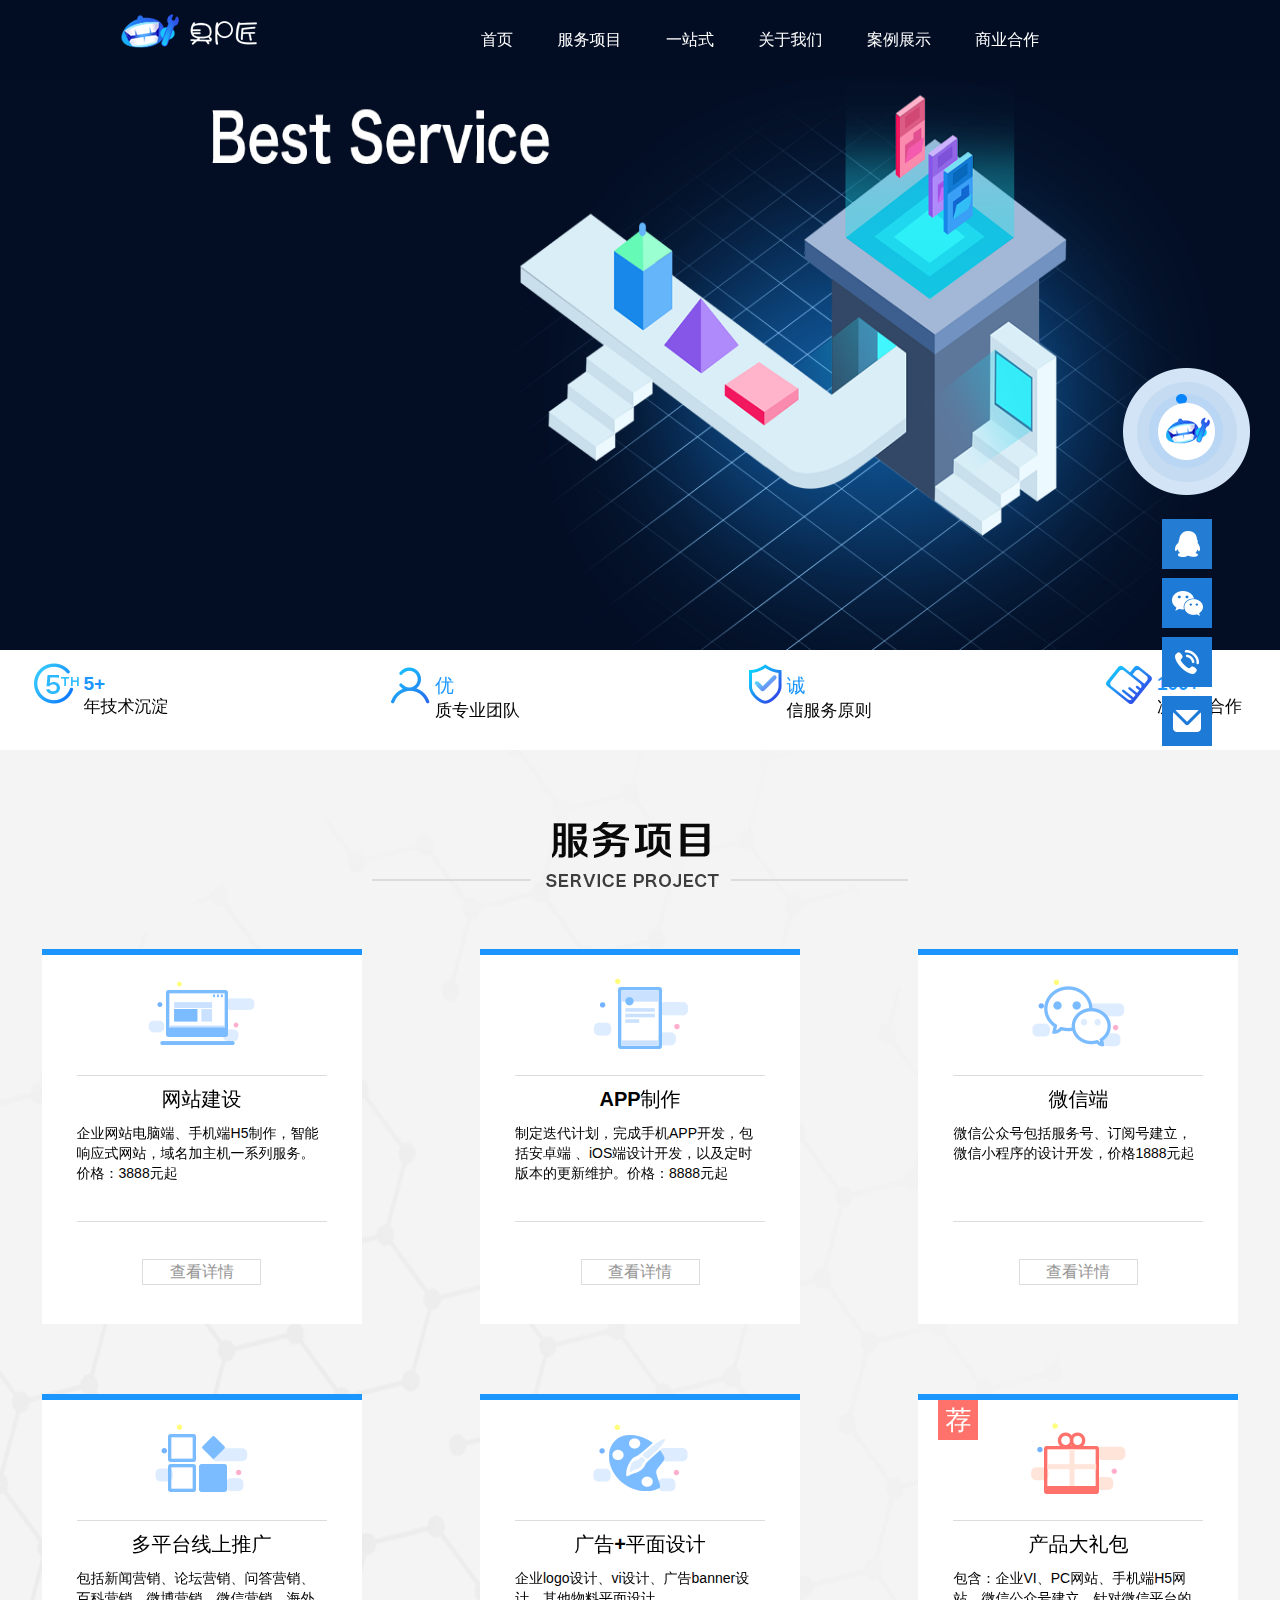
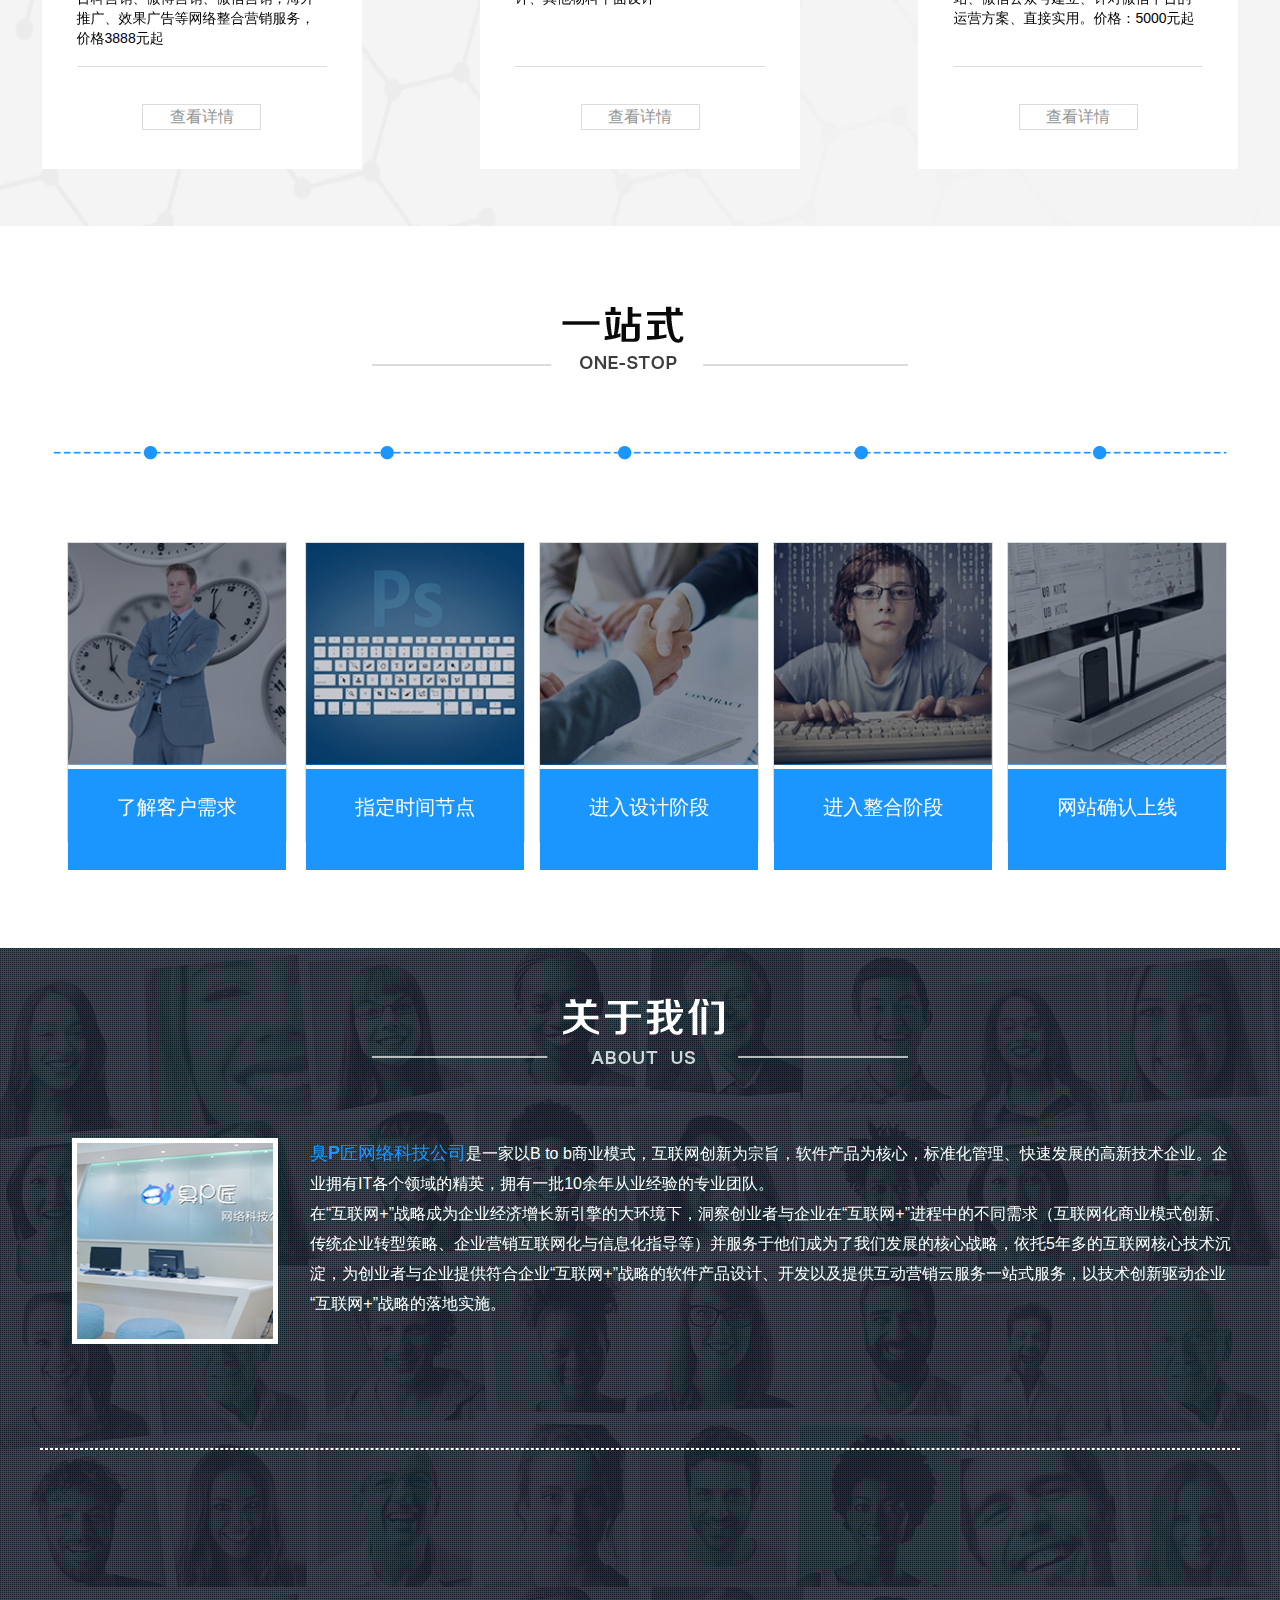
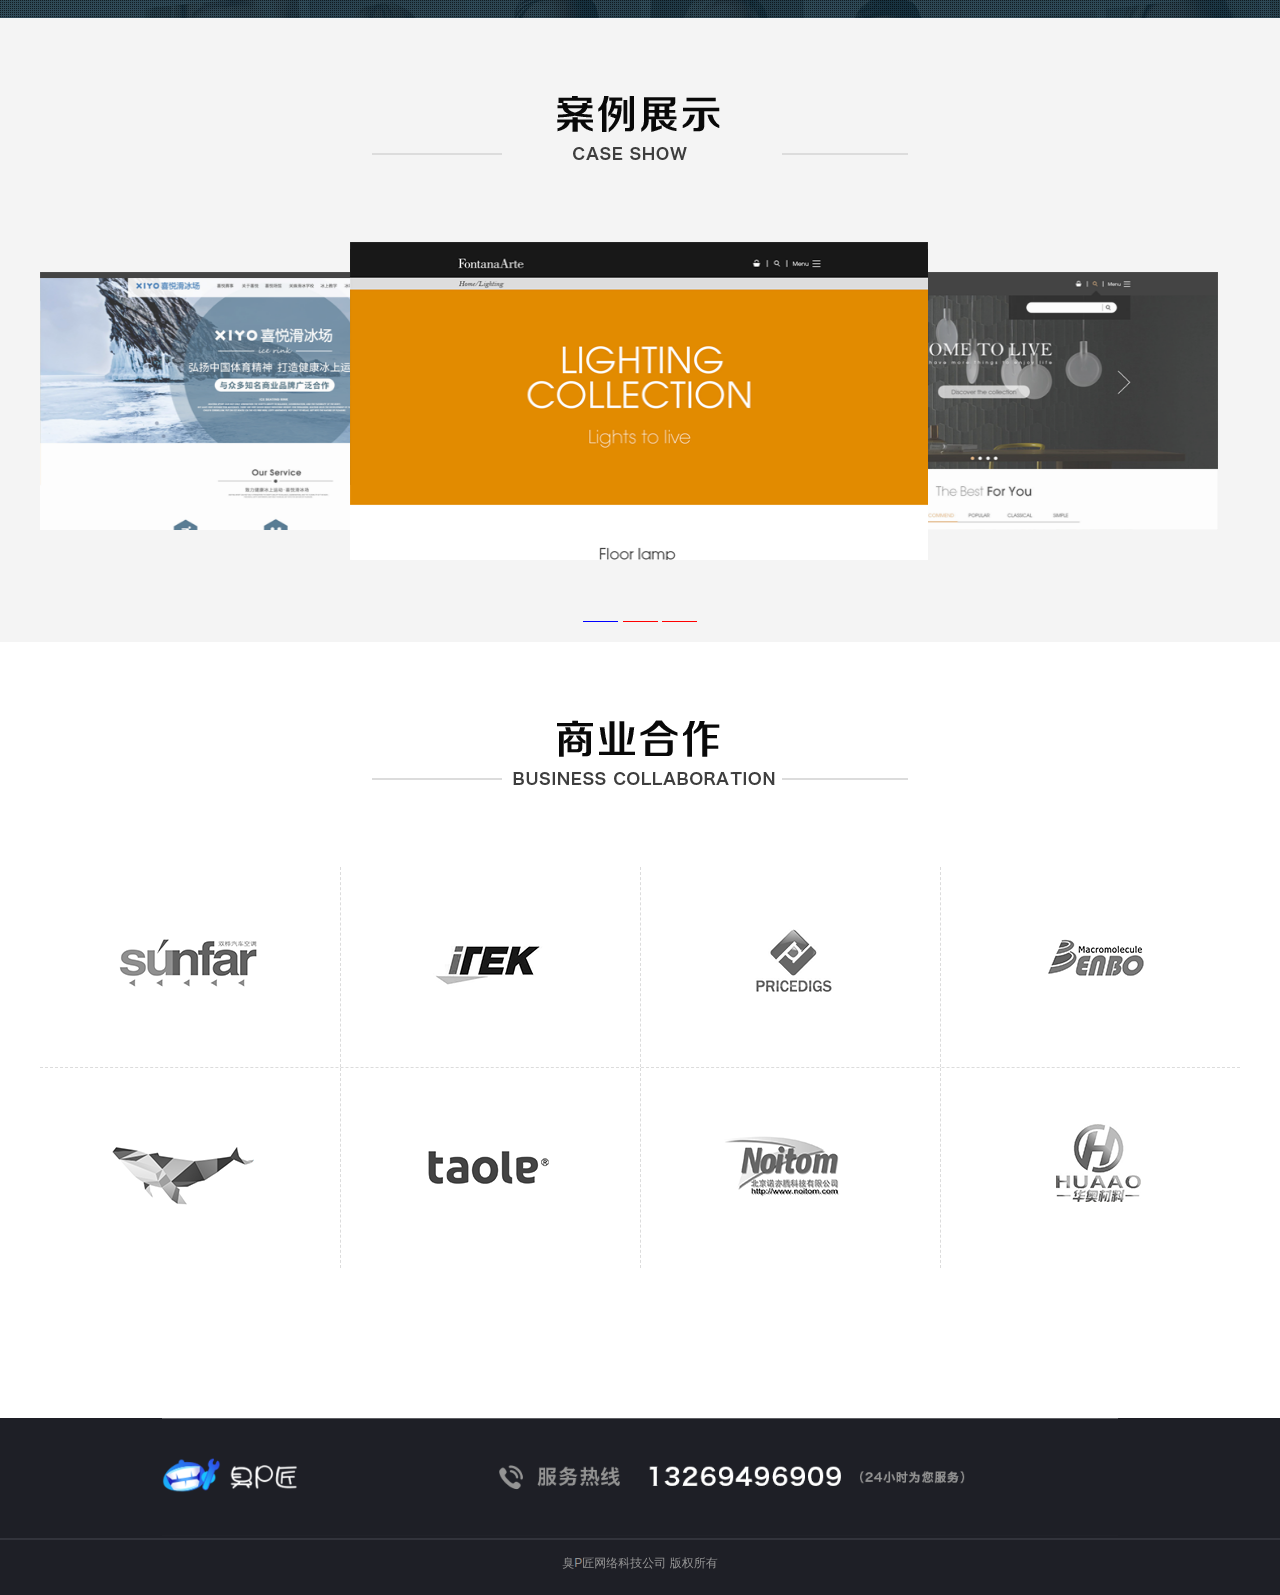
<file: index.html>
<!doctype html>
<html lang="en">
<head>
  <meta charset="utf-8">
  <title>臭P匠</title>
  <base href="./">

  <meta http-equiv="x-ua-compatible" content="ie=edge">

  <meta name="viewport" content="width=device-width, initial-scale=1">
  <link rel="icon" type="image/x-icon" href="favicon.ico">
  <script>
    function goPAGE() {
      if ((navigator.userAgent.match(/(phone|pad|pod|iPhone|iPod|ios|iPad|Android|Mobile|BlackBerry|IEMobile|MQQBrowser|JUC|Fennec|wOSBrowser|BrowserNG|WebOS|Symbian|Windows Phone)/i))) {
        window.location.href = "extend/cpj/index.html";
      }
    }
    goPAGE();
  </script>
</head>
<body>
  <app-root></app-root>
<script type="text/javascript" src="inline.bundle.js"></script><script type="text/javascript" src="polyfills.bundle.js"></script><script type="text/javascript" src="scripts.bundle.js"></script><script type="text/javascript" src="styles.bundle.js"></script><script type="text/javascript" src="vendor.bundle.js"></script><script type="text/javascript" src="main.bundle.js"></script></body>
</html>
</file>
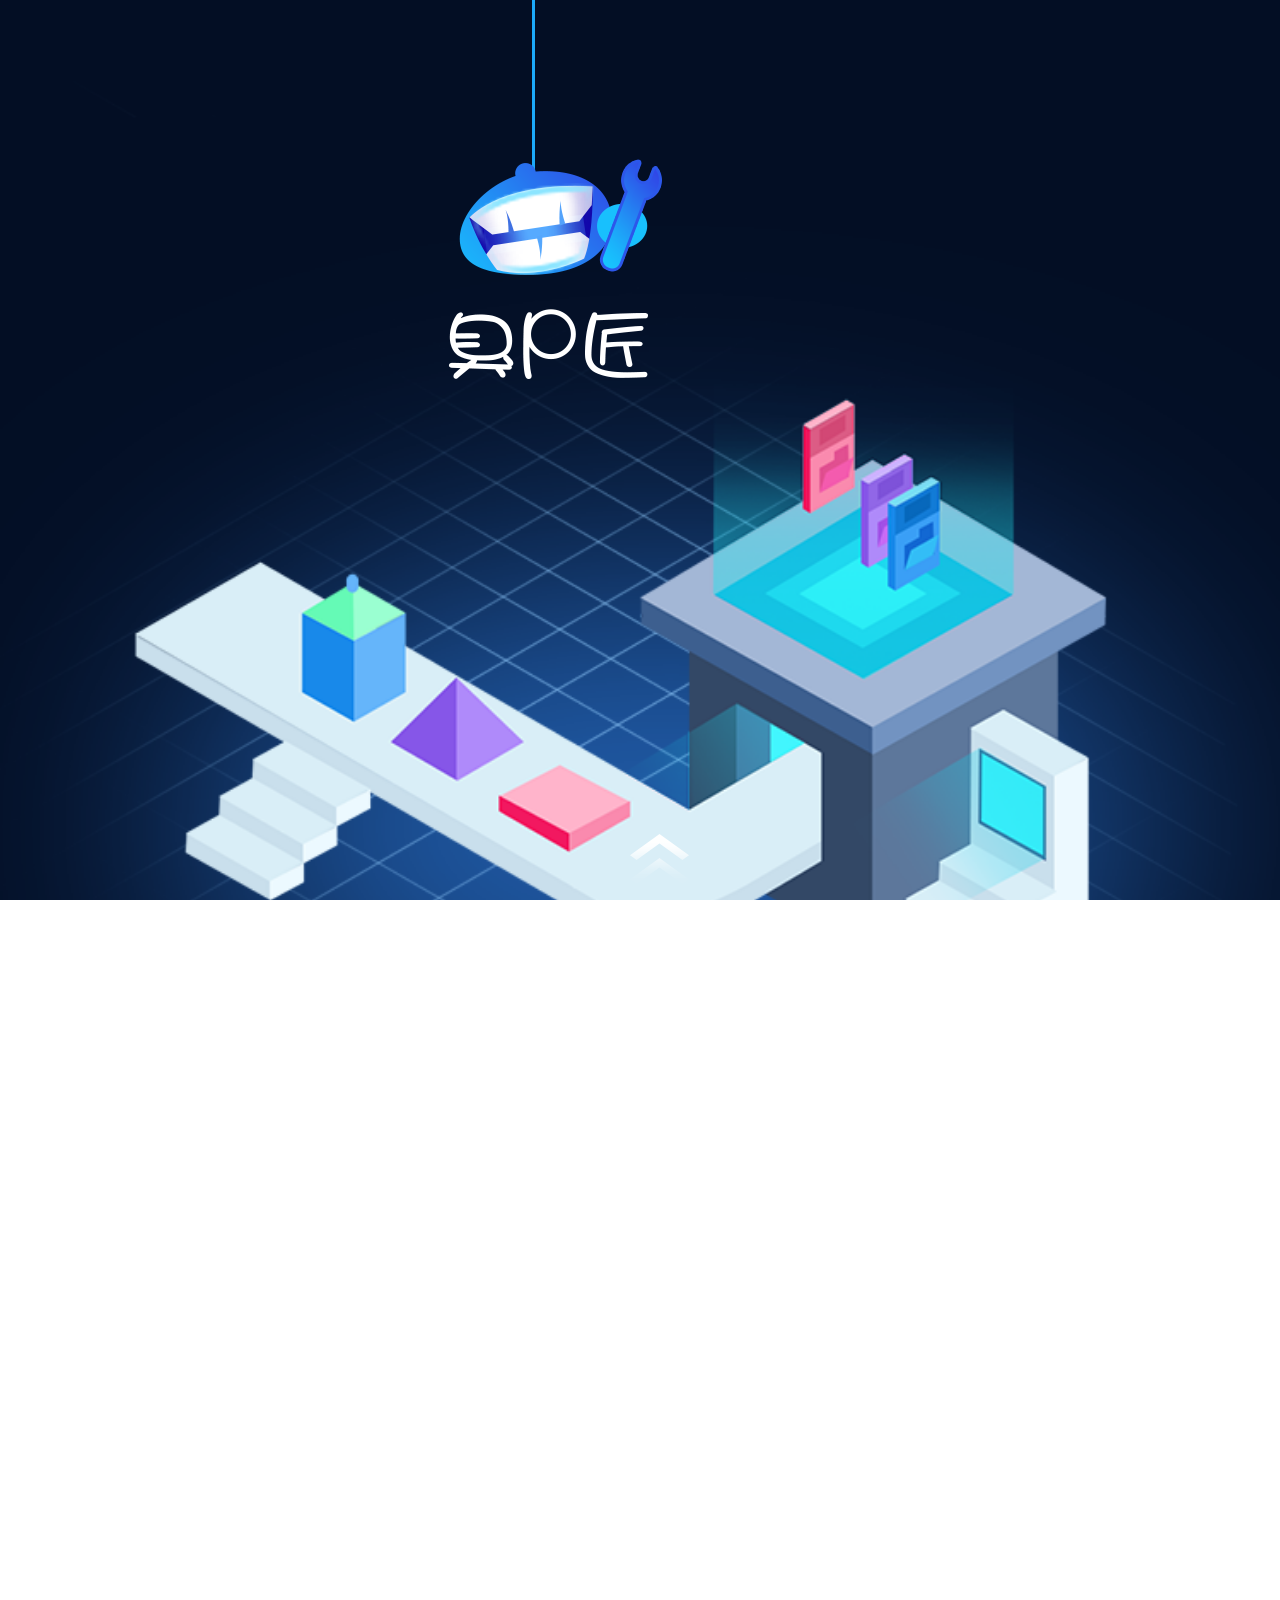
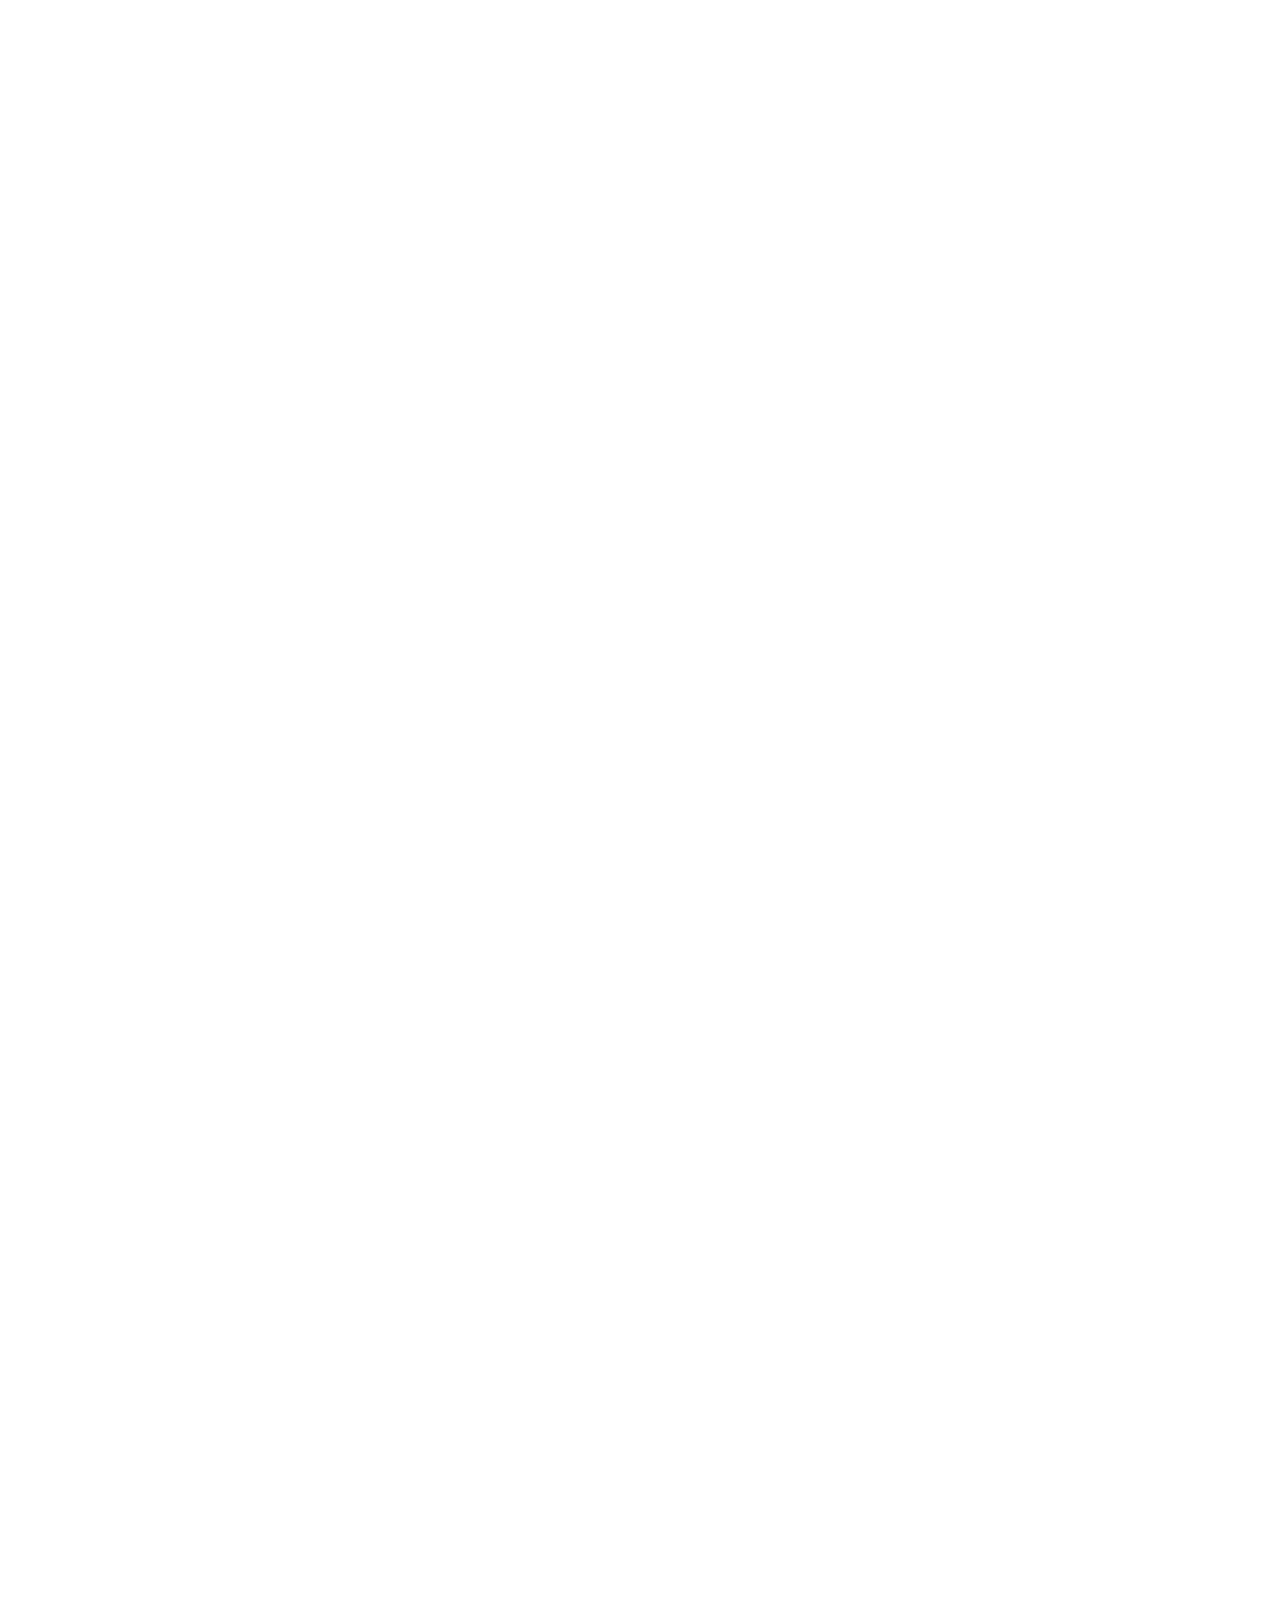
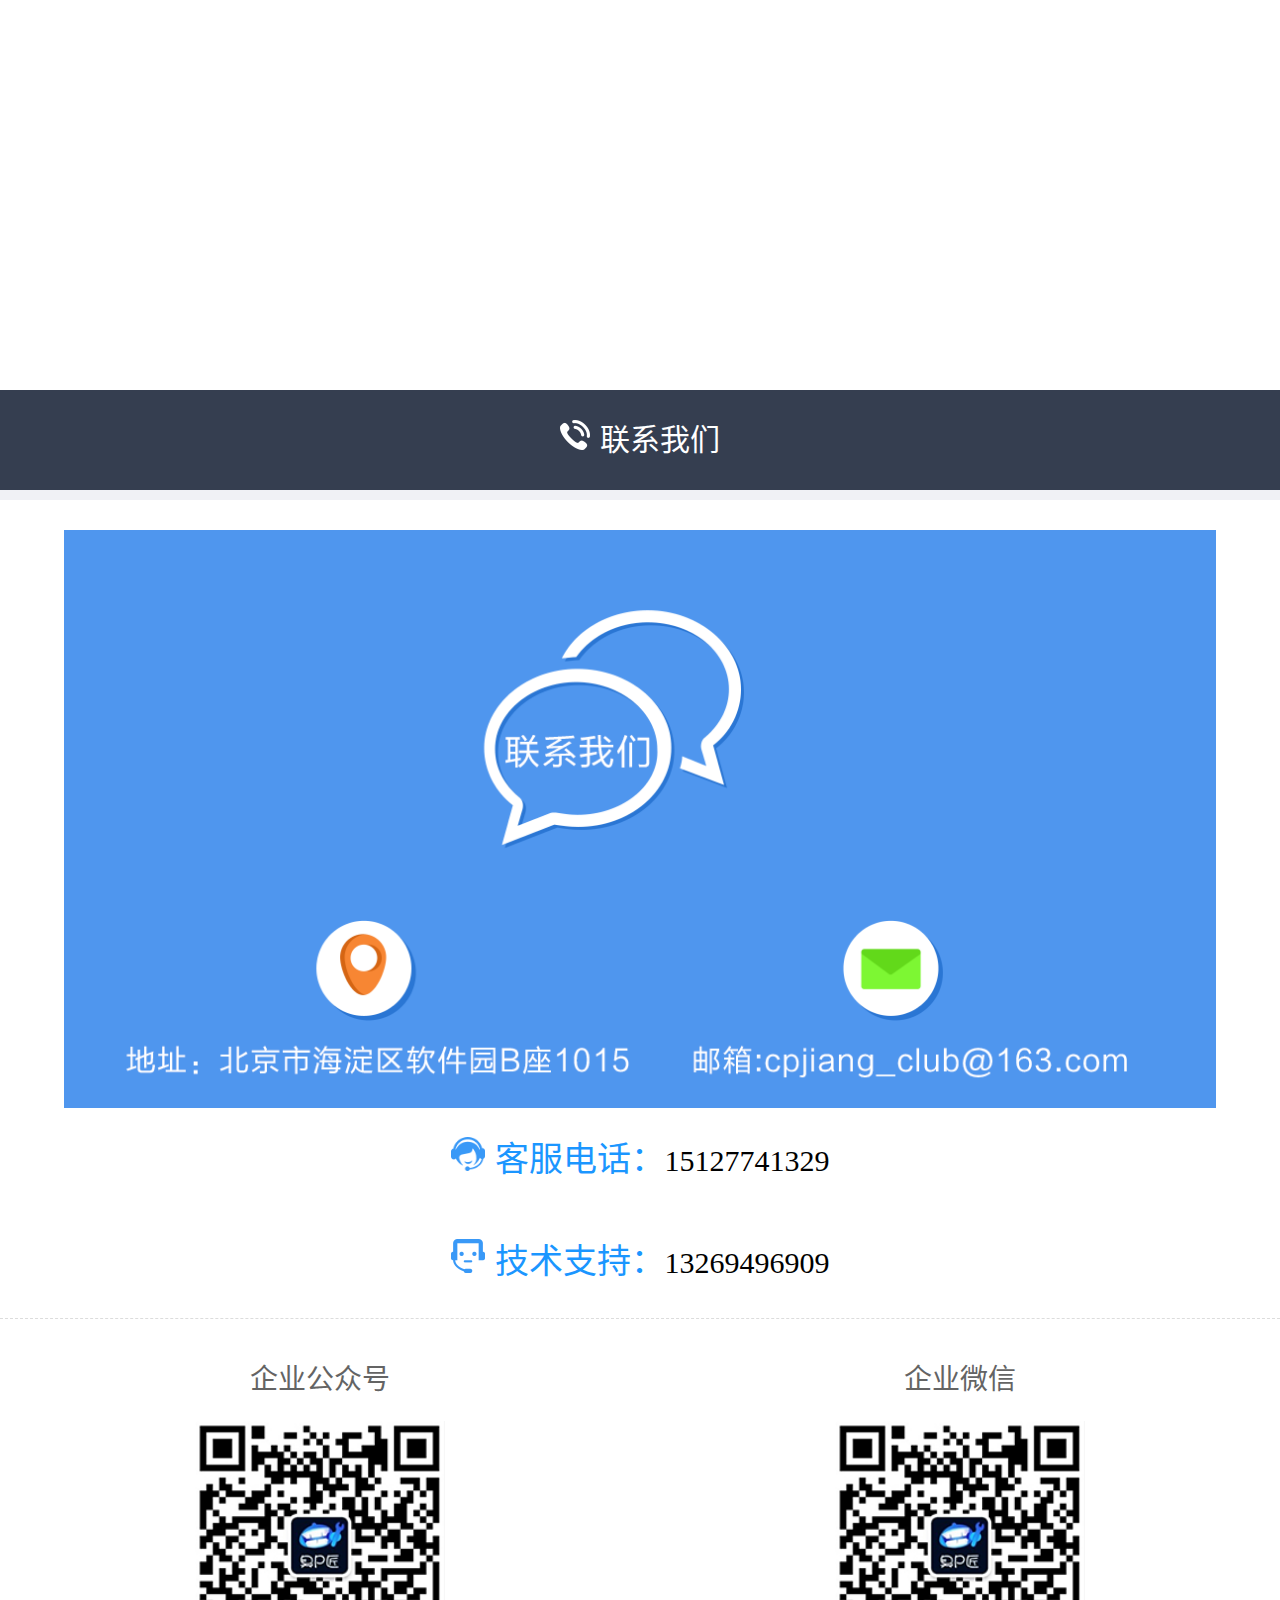
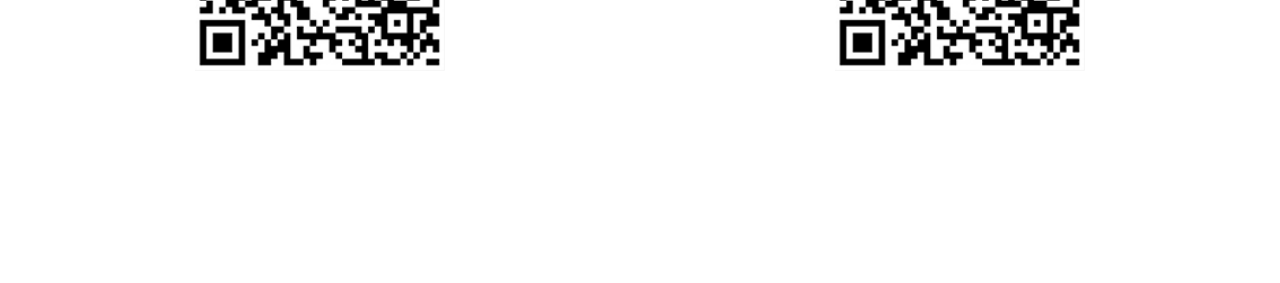
<file: extend/cpj/index.html>
<!DOCTYPE html>
<html lang="zh-CN">
<head>
    <meta charset="UTF-8">
    <meta name="viewport" content="user-scalable=1, initial-scale=1,maximum-scale=3, minimum-scale=1, width=device-width, height=device-height"/>
    <title>臭P匠</title>
    <link rel="stylesheet" href="css/common.css"/>
    <script type="text/javascript" src="js/jquery-1.8.3.min.js"></script>
    <script type="text/javascript" src="js/rem.js"></script>
    <script type="text/javascript" src="js/slidePAge.js"></script>
</head>
<body>
<div class="wrap" id="wrap">
    <div class="wrap2" id="wrap2">
        <div class="page">
            <section class="first">
                <div class="logo"><img src="images/logo.png"/></div>
                <div class="tip"><img src="images/up_down.png"/></div>
            </section>
        </div>
        <div class="page">
            <section class="service">

				<div class="service_title"><img src="images/service.png"/></div>
				<div class="service_part">
					<div class="service_con">
						<div class="service_icon"><img src="images/s_1.png"/></div>
						<div class="service_word">网站建设</div>
						<div class="service_info">企业网站电脑端、手机端H5制作，智能响应式网站。</div>
					</div>

					<div class="service_con">
						<div class="service_icon"><img src="images/s_2.png"/></div>
						<div class="service_word">广告<span>+</span>平面设计</div>
						<div class="service_info">logo设计、vi设计、APP页面设计、平面设计。</div>
					</div>
                </div>
                <div class="service_part">
					<div class="service_con">
						<div class="service_icon"><img src="images/s_3.png"/></div>
						<div class="service_word">微信端</div>
						<div class="service_info">微信公众号包括服务号、订阅号建立，微信小程序的设计开发。</div>
					</div>
					<div class="service_con">
						<div class="service_icon"><img src="images/s_4.png"/></div>
						<div class="service_word">APP制作</div>
						<div class="service_info">手机APP设计开发，安卓iOS市场上架，以及定期版本的更新维护</div>
					</div>
               </div>
               <div class="service_part">
					<div class="service_con">
						<div class="service_icon"><img src="images/s_5.png"/></div>
						<div class="service_word">多平台线上推广</div>
						<div class="service_info">包括新闻营销、论坛营销、微博营销、微信营销，等网络整合营销服务。</div>
					</div>
                </div>
            </section>
        </div>
        <div class="page">
            <section class="onestep">
                <div class="service_title"><img src="images/one.png"/></div>
                <div class="onestep_con">
                    <div class="step_box">
                        <div class="step_pic"><img src="images/o_1.png"/><span>了解客户需求</span></div>

                    </div>
                    <div class="step_box">
                        <div class="step_pic"><img src="images/o_2.png"/><span>制定时间节点</span></div>

                    </div>
                    <div class="step_box">
                        <div class="step_pic"><img src="images/o_3.png"/><span>进入设计阶段</span></div>

                    </div>
                    <div class="step_box">
                        <div class="step_pic"><img src="images/o_4.png"/><span>进入整合阶段</span></div>

                    </div>
                    <div class="step_box">
                        <div class="step_pic"><img src="images/o_5.png"/><span>网站确认上线</span></div>

                    </div>
                    <div class="step_box">
                        <div class="step_pic"><img src="images/o_6.png"/><span>线上营销推广</span></div>

                    </div>
                    <div class="clear"></div>
                </div>
            </section>
        </div>
        <div class="page">
            <section class="about">
                <div class="service_title"><img src="images/about.png"/></div>
                <div class="about_con">
                    <div class="about_pic"><img src="images/about_pic.png"/></div>
                    <div class="about_info">
                       <p style="font-size:.3rem;">
                        <b style="color: #1b96ff;font-size:.32rem;">臭P匠网络科技公司</b>是一家以B to B商业模式，互联网创新为宗旨，软件产品为核心，标准化管理、快速发展的高新技术企业。企业拥有IT各个领域的精英，拥有一批10余年从业经验的专业团队。
                        </p>
                        <p style="height: .3rem"></p>
                        <p style="font-size:.3rem;">
                        在“互联网+”战略成为企业经济增长新引擎的大环境下，洞察创业者与企业在“互联网+”进程中的不同需求（互联网化商业模式创新、传统企业转型策略、企业营销互联网化与信息化指导等）并服务于他们成为了我们发展的核心战略，依托5年多的互联网核心技术沉淀，为创业者与企业提供符合企业“互联网+”战略的软件产品设计、开发以及提供互动营销云服务一站式服务，以技术创新驱动企业“互联网+”战略的落地实施。
                        </p>
                    </div>
                </div>
            </section>
        </div>
        <div class="page" style="position: absolute">
            <section class="contact">
                <div class="service_title"><img src="images/contact.png"/></div>
                <div class="contact_con">
                    <div class="contact_pic"><img src="images/banner.png"/></div>
                    <div class="contact_tel"><img src="images/woman.png"><span style="color: #1b96ff;font-size: .34rem;">客服电话：</span>15127741329</div>
                    <div class="contact_tel"><img src="images/man.png"><span style="color: #1b96ff;font-size: .34rem;">技术支持：</span>13269496909</div>
                    <div class="erweima">
                       <ul style="overflow: hidden;">
                            <li>企业公众号</li>
                            <li>企业微信</li>
                        </ul>
                        <div style="height: .2rem;"></div>
                        <ul style="overflow: hidden;">
                            <li><img src="images/erweima1.jpg"/></li>
                            <li><img src="images/erweima2.jpg"/></li>
                        </ul>
                        <div class="clear"></div>
                    </div>
                </div>
            </section>
            <footer class="foot">
                <span><img src="images/tel.png"><a href="tel:15127741329" style="font-size: .3rem;">联系我们</a></span>
            </footer>
        </div>
    </div>
</div>
</body>
</html>
</file>
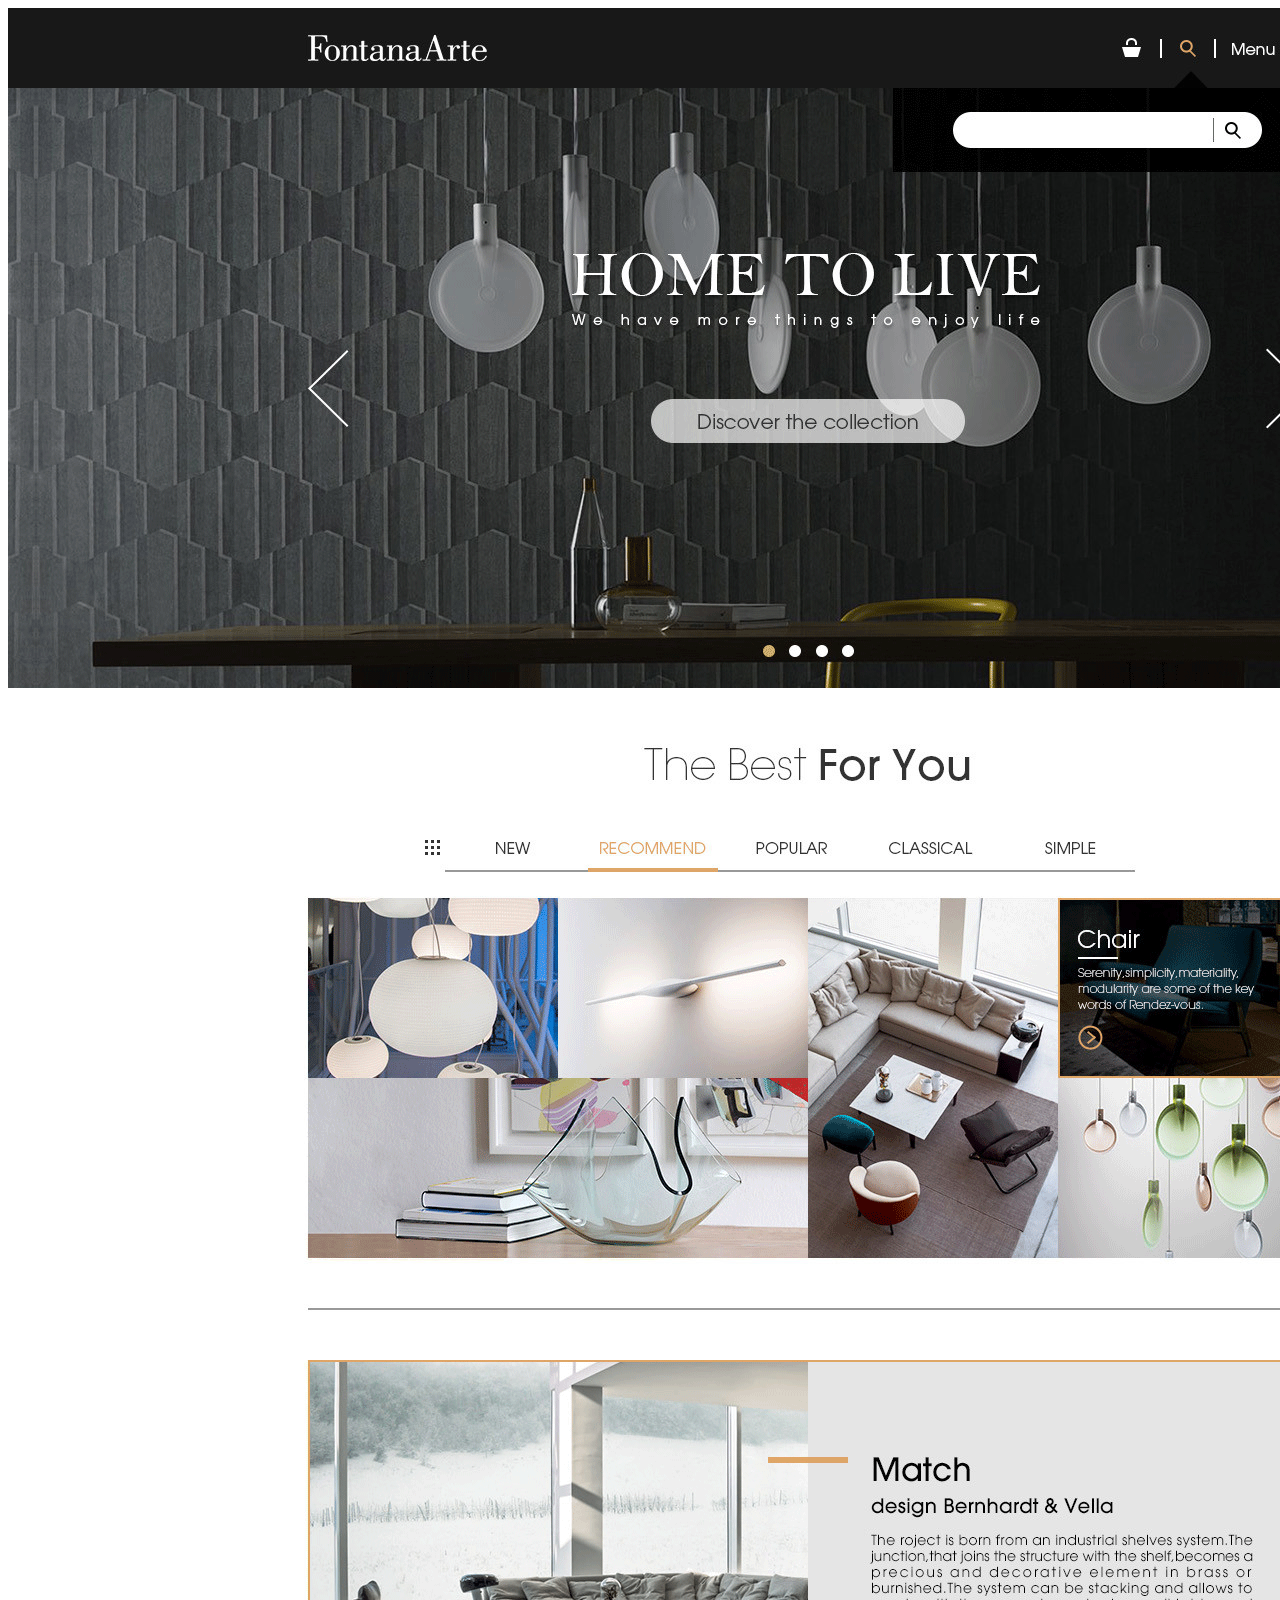
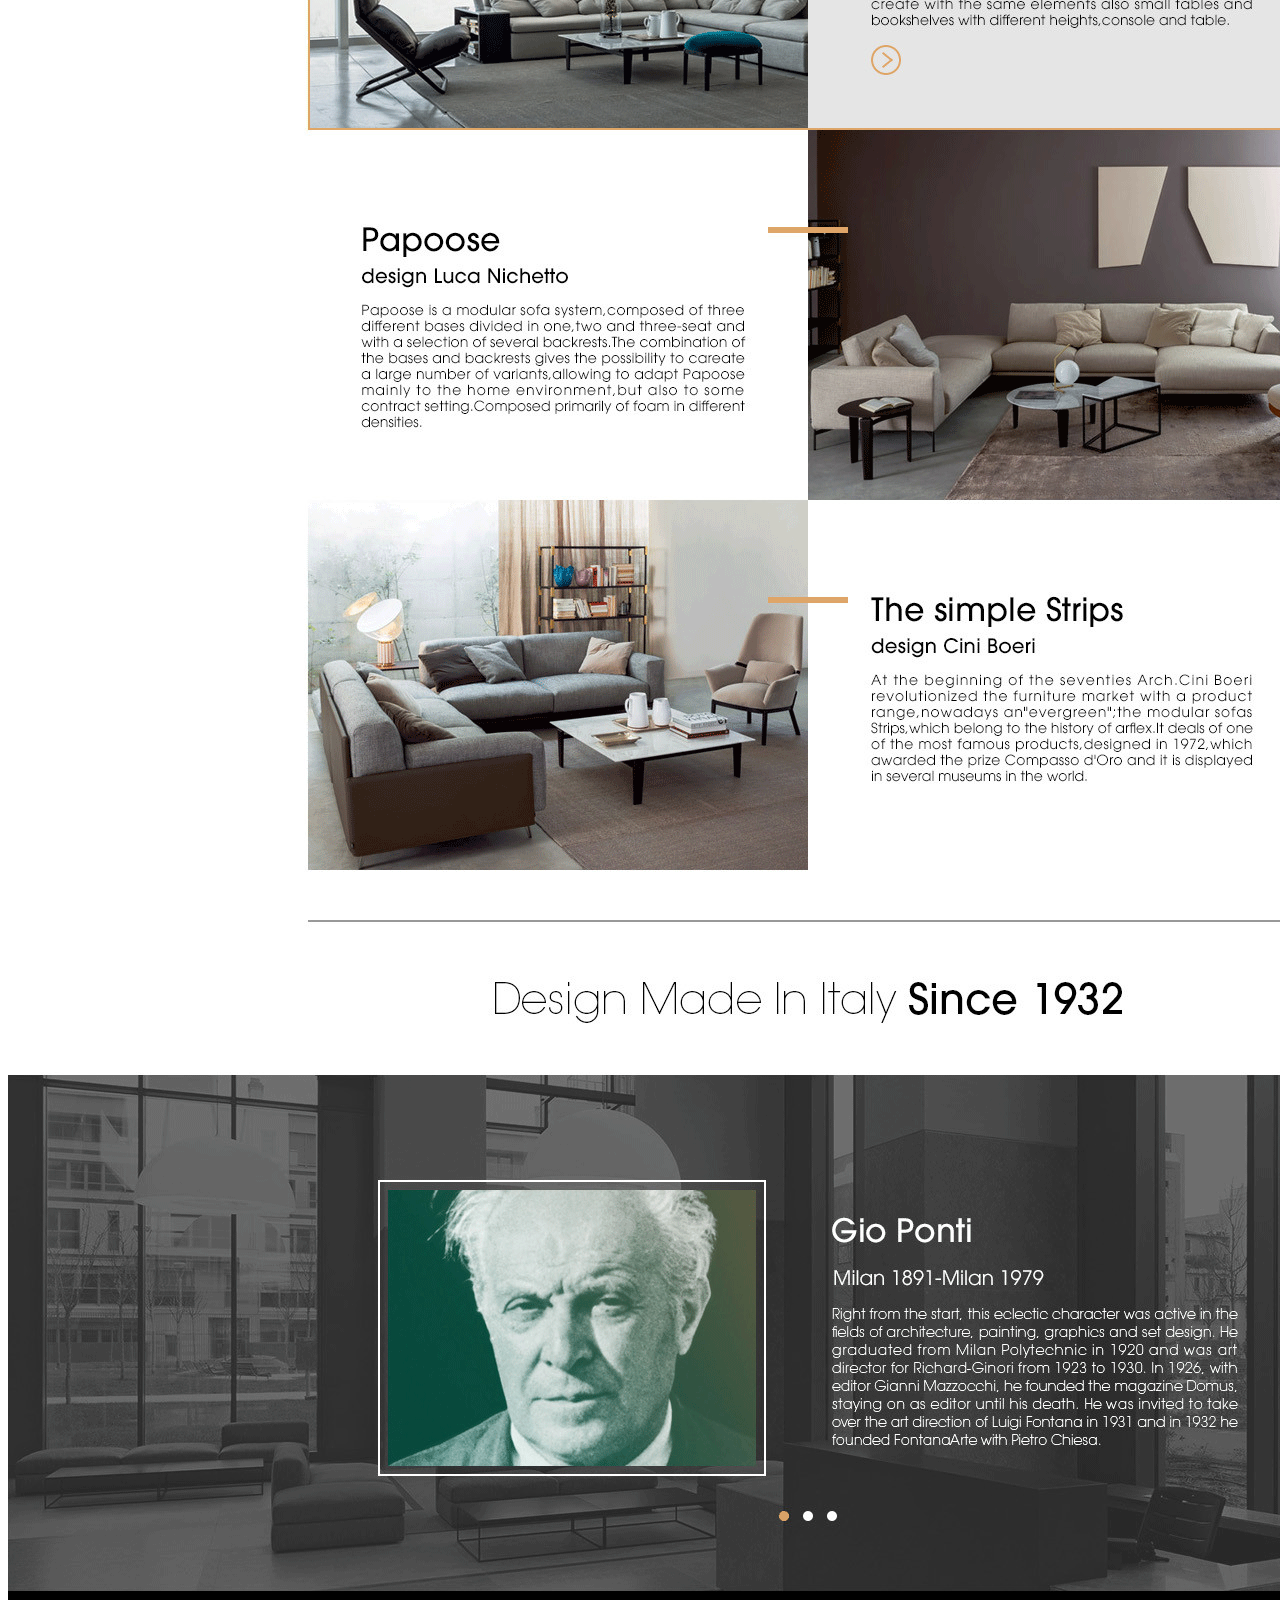
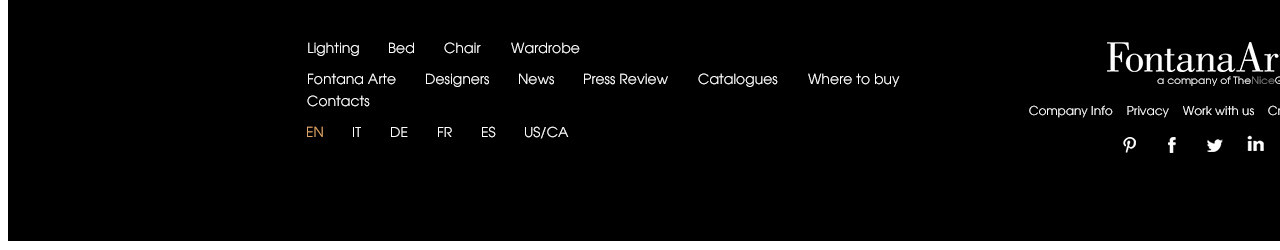
<file: extend/web1/1.html>
<!DOCTYPE html PUBLIC "-//W3C//DTD XHTML 1.0 Transitional//EN" "http://www.w3.org/TR/xhtml1/DTD/xhtml1-transitional.dtd">
<html xmlns="http://www.w3.org/1999/xhtml">
<head>
<title>臭p匠</title>
<meta http-equiv="Content-Type" content="text/html; charset=utf-8" />
  <link rel="icon" type="image/x-icon" href="favicon.ico">
</head>
<body bgcolor="#FFFFFF">
<!-- Save for Web Slices (FtQNLZHtb29NAzWZGlVJWk1peOQy.jpg) -->
<table style="margin: 0 auto" id="__01" width="1600" border="0" cellpadding="0" cellspacing="0">
	<tr>
		<td colspan="2">
			<img id="id1_01" src="images/1_01.gif" width="300" height="80" alt="" /></td>
		<td>
			<img id="id1_02" src="images/1_02.gif" width="214" height="80" alt="" /></td>
		<td colspan="5">
			<img id="id1_03" src="images/1_03.gif" width="560" height="80" alt="" /></td>
		<td>
			<img id="id1_04" src="images/1_04.gif" width="226" height="80" alt="" /></td>
		<td>
			<img id="id1_05" src="images/1_05.gif" width="300" height="80" alt="" /></td>
	</tr>
	<tr>
		<td colspan="10">
			<img id="id1_06" src="images/1_06.gif" width="1600" height="600" alt="" /></td>
	</tr>
	<tr>
		<td colspan="10">
			<img id="id1_07" src="images/1_07.gif" width="1600" height="60" alt="" /></td>
	</tr>
	<tr>
		<td colspan="4" rowspan="2">
			<img id="id1_08" src="images/1_08.gif" width="613" height="92" alt="" /></td>
		<td colspan="3">
			<img id="id1_09" src="images/1_09.gif" width="385" height="48" alt="" /></td>
		<td colspan="3" rowspan="2">
			<img id="id1_10" src="images/1_10.gif" width="602" height="92" alt="" /></td>
	</tr>
	<tr>
		<td colspan="3">
			<img id="id1_11" src="images/1_11.gif" width="385" height="44" alt="" /></td>
	</tr>
	<tr>
		<td colspan="2" rowspan="11">
			<img id="id1_12" src="images/1_12.gif" width="300" height="1835" alt="" /></td>
		<td colspan="7">
			<img id="id1_13" src="images/1_13.gif" width="1000" height="58" alt="" /></td>
		<td rowspan="11">
			<img id="id1_14" src="images/1_14.gif" width="300" height="1835" alt="" /></td>
	</tr>
	<tr>
		<td colspan="3">
			<img id="id1_15" src="images/1_15.gif" width="500" height="361" alt="" /></td>
		<td colspan="4">
			<img id="id1_16" src="images/1_16.gif" width="500" height="361" alt="" /></td>
	</tr>
	<tr>
		<td colspan="7">
			<img id="id1_17" src="images/1_17.gif" width="1000" height="38" alt="" /></td>
	</tr>
	<tr>
		<td colspan="7">
			<img id="id1_18" src="images/1_18.gif" width="1000" height="26" alt="" /></td>
	</tr>
	<tr>
		<td colspan="7">
			<img id="id1_19" src="images/1_19.gif" width="1000" height="36" alt="" /></td>
	</tr>
	<tr>
		<td colspan="3">
			<img id="id1_20" src="images/1_20.gif" width="500" height="372" alt="" /></td>
		<td colspan="4">
			<img id="id1_21" src="images/1_21.gif" width="500" height="372" alt="" /></td>
	</tr>
	<tr>
		<td colspan="3">
			<img id="id1_22" src="images/1_22.gif" width="500" height="372" alt="" /></td>
		<td colspan="4">
			<img id="id1_23" src="images/1_23.gif" width="500" height="372" alt="" /></td>
	</tr>
	<tr>
		<td colspan="3">
			<img id="id1_24" src="images/1_24.gif" width="500" height="372" alt="" /></td>
		<td colspan="4">
			<img id="id1_25" src="images/1_25.gif" width="500" height="372" alt="" /></td>
	</tr>
	<tr>
		<td colspan="7">
			<img id="id1_26" src="images/1_26.gif" width="1000" height="78" alt="" /></td>
	</tr>
	<tr>
		<td colspan="7">
			<img id="id1_27" src="images/1_27.gif" width="1000" height="83" alt="" /></td>
	</tr>
	<tr>
		<td colspan="7">
			<img id="id1_28" src="images/1_28.gif" width="1000" height="39" alt="" /></td>
	</tr>
	<tr>
		<td colspan="10">
			<img id="id1_29" src="images/1_29.gif" width="1600" height="515" alt="" /></td>
	</tr>
	<tr>
		<td colspan="10">
			<img id="id1_30" src="images/1_30.gif" width="1600" height="25" alt="" /></td>
	</tr>
	<tr>
		<td rowspan="2">
			<img id="id1_31" src="images/1_31.gif" width="259" height="226" alt="" /></td>
		<td colspan="5">
			<img id="id1_32" src="images/1_32.gif" width="642" height="171" alt="" /></td>
		<td rowspan="2">
			<img id="id1_33" src="images/1_33.gif" width="97" height="226" alt="" /></td>
		<td colspan="2">
			<img id="id1_34" src="images/1_34.png" width="302" height="171" alt="" /></td>
		<td rowspan="2">
			<img id="id1_35" src="images/1_35.gif" width="300" height="226" alt="" /></td>
	</tr>
	<tr>
		<td colspan="5">
			<img id="id1_36" src="images/1_36.gif" width="642" height="55" alt="" /></td>
		<td colspan="2">
			<img id="id1_37" src="images/1_37.gif" width="302" height="55" alt="" /></td>
	</tr>
	<tr>
		<td>
			<img src="images/&#x5206;&#x9694;&#x7b26;.gif" width="259" height="1" alt="" /></td>
		<td>
			<img src="images/&#x5206;&#x9694;&#x7b26;.gif" width="41" height="1" alt="" /></td>
		<td>
			<img src="images/&#x5206;&#x9694;&#x7b26;.gif" width="214" height="1" alt="" /></td>
		<td>
			<img src="images/&#x5206;&#x9694;&#x7b26;.gif" width="99" height="1" alt="" /></td>
		<td>
			<img src="images/&#x5206;&#x9694;&#x7b26;.gif" width="187" height="1" alt="" /></td>
		<td>
			<img src="images/&#x5206;&#x9694;&#x7b26;.gif" width="101" height="1" alt="" /></td>
		<td>
			<img src="images/&#x5206;&#x9694;&#x7b26;.gif" width="97" height="1" alt="" /></td>
		<td>
			<img src="images/&#x5206;&#x9694;&#x7b26;.gif" width="76" height="1" alt="" /></td>
		<td>
			<img src="images/&#x5206;&#x9694;&#x7b26;.gif" width="226" height="1" alt="" /></td>
		<td>
			<img src="images/&#x5206;&#x9694;&#x7b26;.gif" width="300" height="1" alt="" /></td>
	</tr>
</table>
<!-- End Save for Web Slices -->
</body>
</html>
</file>
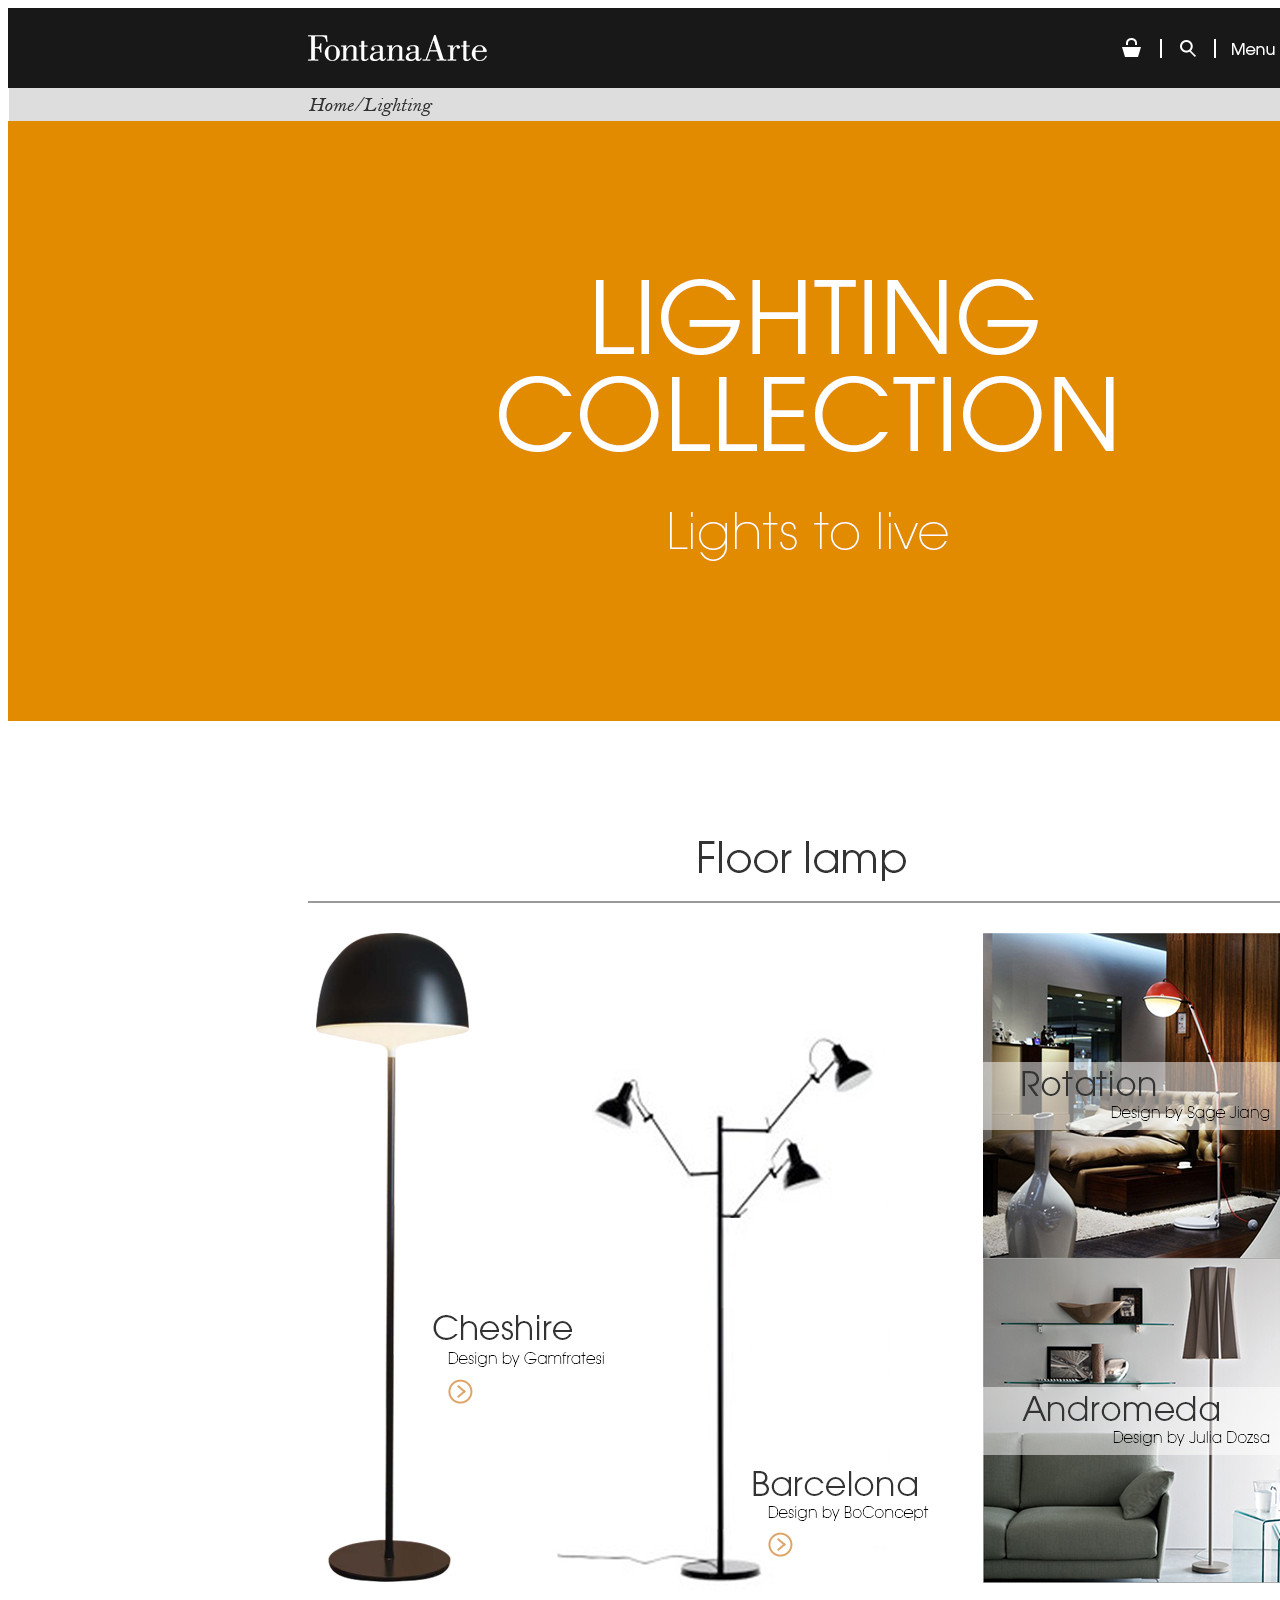
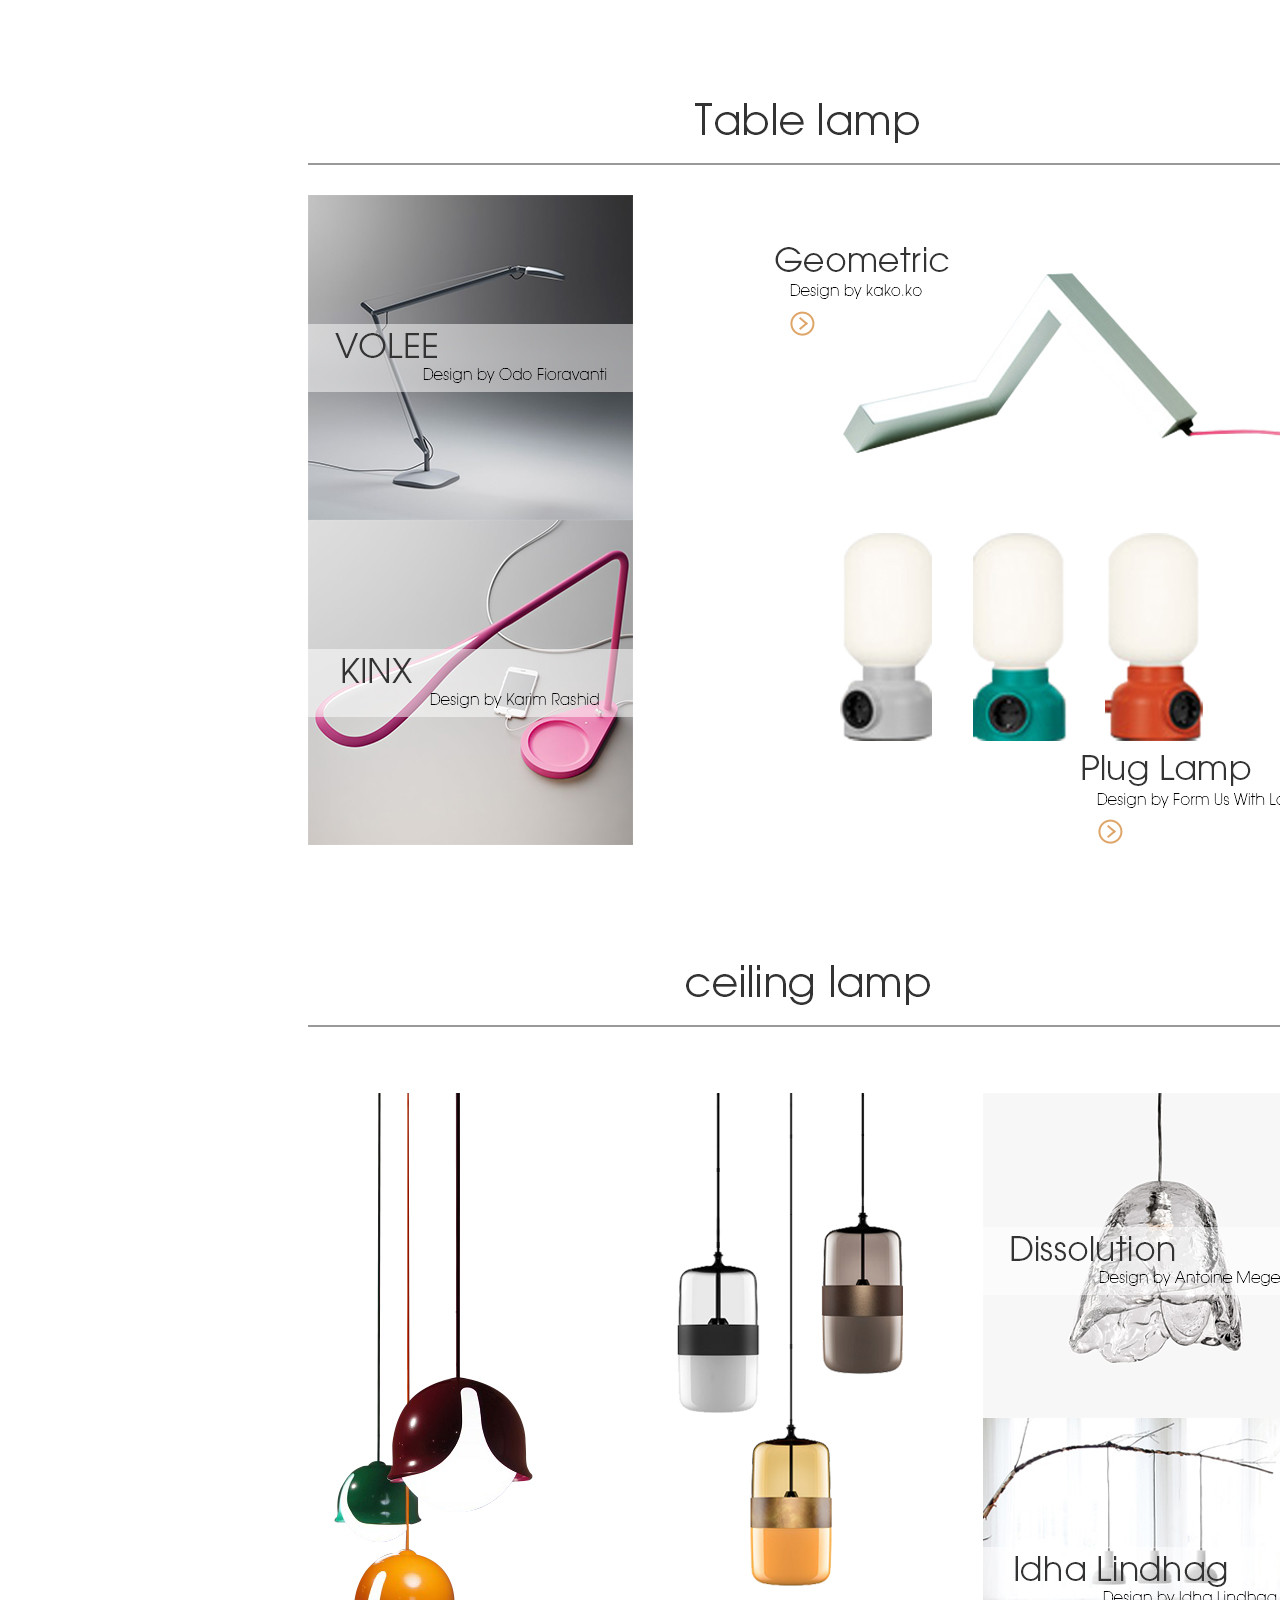
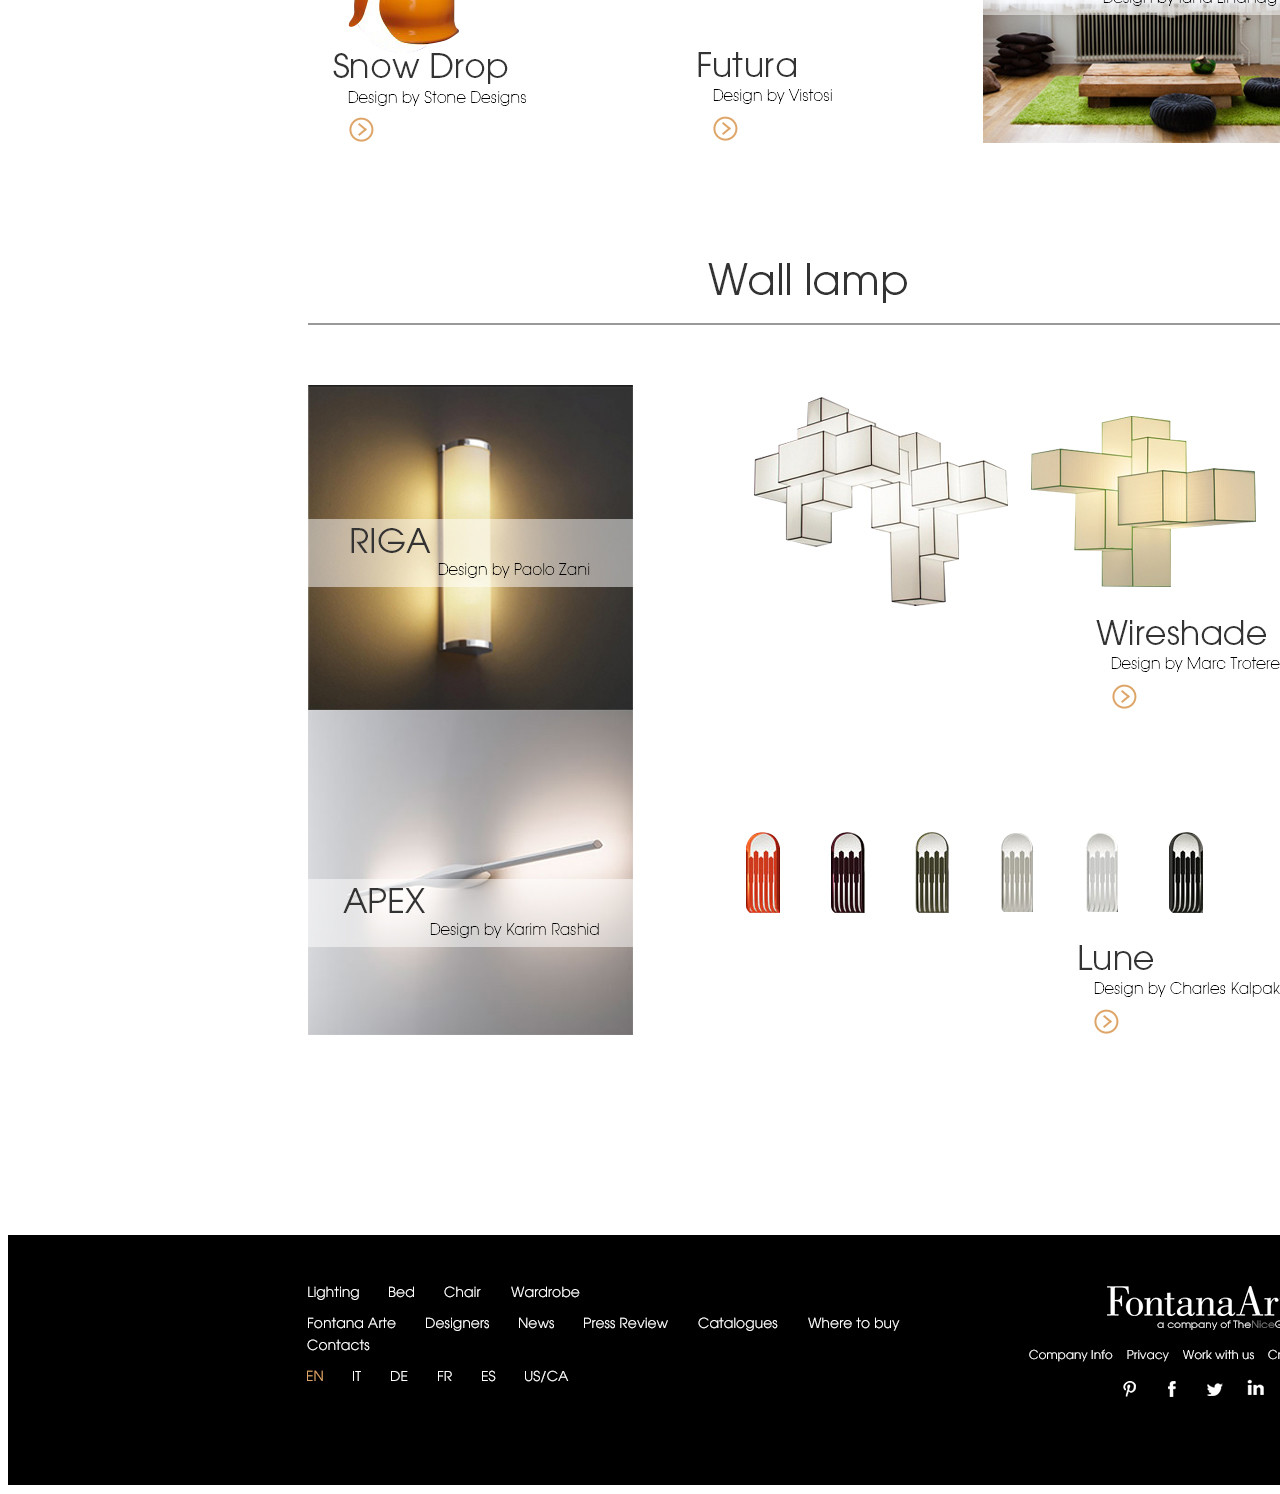
<file: extend/web2/2.html>
<!DOCTYPE html PUBLIC "-//W3C//DTD XHTML 1.0 Transitional//EN" "http://www.w3.org/TR/xhtml1/DTD/xhtml1-transitional.dtd">
<html xmlns="http://www.w3.org/1999/xhtml">
<head>
<title>臭p匠</title>
<meta http-equiv="Content-Type" content="text/html; charset=utf-8" />
  <link rel="icon" type="image/x-icon" href="favicon.ico">
</head>
<body bgcolor="#FFFFFF">
<!-- Save for Web Slices (FsqLB80_OE3Y53r1OtdeBF0ZHUyw.jpg) -->
<table style="margin: 0 auto" id="__01" width="1600" border="0" cellpadding="0" cellspacing="0">
	<tr>
		<td rowspan="2">
			<img id="id2_01" src="images/2_01.png" width="300" height="113" alt="" /></td>
		<td>
			<img id="id2_02" src="images/2_02.png" width="222" height="82" alt="" /></td>
		<td colspan="6" rowspan="2">
			<img id="id2_03" src="images/2_03.png" width="571" height="113" alt="" /></td>
		<td>
			<img id="id2_04" src="images/2_04.png" width="207" height="82" alt="" /></td>
		<td colspan="2" rowspan="2">
			<img id="id2_05" src="images/2_05.png" width="300" height="113" alt="" /></td>
	</tr>
	<tr>
		<td>
			<img id="id2_06" src="images/2_06.png" width="222" height="31" alt="" /></td>
		<td>
			<img id="id2_07" src="images/2_07.png" width="207" height="31" alt="" /></td>
	</tr>
	<tr>
		<td colspan="11">
			<img id="id2_08" src="images/2_08.png" width="1600" height="602" alt="" /></td>
	</tr>
	<tr>
		<td colspan="11">
			<img id="id2_09" src="images/2_09.png" width="1600" height="95" alt="" /></td>
	</tr>
	<tr>
		<td rowspan="15">
			<img id="id2_10" src="images/2_10.png" width="300" height="3867" alt="" /></td>
		<td colspan="8">
			<img id="id2_11" src="images/2_11.png" width="1000" height="90" alt="" /></td>
		<td colspan="2" rowspan="4">
			<img id="id2_12" src="images/2_12.png" width="300" height="970" alt="" /></td>
	</tr>
	<tr>
		<td colspan="8">
			<img id="id2_13" src="images/2_13.png" width="1000" height="686" alt="" /></td>
	</tr>
	<tr>
		<td colspan="8">
			<img id="id2_14" src="images/2_14.png" width="1000" height="84" alt="" /></td>
	</tr>
	<tr>
		<td colspan="8">
			<img id="id2_15" src="images/2_15.png" width="1000" height="110" alt="" /></td>
	</tr>
	<tr>
		<td colspan="2">
			<img id="id2_16" src="images/2_16.png" width="330" height="672" alt="" /></td>
		<td rowspan="2">
			<img id="id2_17" src="images/2_17.png" width="26" height="770" alt="" /></td>
		<td colspan="6">
			<img id="id2_18" src="images/2_18.png" width="666" height="672" alt="" /></td>
		<td rowspan="11">
			<img id="id2_19" src="images/2_19.png" width="278" height="2897" alt="" /></td>
	</tr>
	<tr>
		<td colspan="2">
			<img id="id2_20" src="images/2_20.png" width="330" height="98" alt="" /></td>
		<td colspan="6">
			<img id="id2_21" src="images/2_21.png" width="666" height="98" alt="" /></td>
	</tr>
	<tr>
		<td colspan="8">
			<img id="id2_22" src="images/2_22.png" width="1000" height="114" alt="" /></td>
		<td rowspan="9">
			<img id="id2_23" src="images/2_23.png" width="22" height="2127" alt="" /></td>
	</tr>
	<tr>
		<td colspan="6">
			<img id="id2_24" src="images/2_24.png" width="677" height="672" alt="" /></td>
		<td colspan="2">
			<img id="id2_25" src="images/2_25.png" width="323" height="672" alt="" /></td>
	</tr>
	<tr>
		<td colspan="8">
			<img id="id2_26" src="images/2_26.png" width="1000" height="111" alt="" /></td>
	</tr>
	<tr>
		<td colspan="8">
			<img id="id2_27" src="images/2_27.png" width="1000" height="93" alt="" /></td>
	</tr>
	<tr>
		<td colspan="8">
			<img id="id2_28" src="images/2_28.png" width="1000" height="36" alt="" /></td>
	</tr>
	<tr>
		<td colspan="2">
			<img id="id2_29" src="images/2_29.png" width="330" height="654" alt="" /></td>
		<td colspan="6">
			<img id="id2_30" src="images/2_30.png" width="670" height="654" alt="" /></td>
	</tr>
	<tr>
		<td colspan="8">
			<img id="id2_31" src="images/2_31.png" width="1000" height="197" alt="" /></td>
	</tr>
	<tr>
		<td colspan="4">
			<img id="id2_32" src="images/2_32.png" width="625" height="221" alt="" /></td>
		<td rowspan="2">
			<img id="id2_33" src="images/2_33.png" width="15" height="250" alt="" /></td>
		<td colspan="3">
			<img id="id2_34" src="images/2_34.png" width="360" height="221" alt="" /></td>
	</tr>
	<tr>
		<td colspan="4">
			<img id="id2_35" src="images/2_35.png" width="625" height="29" alt="" /></td>
		<td colspan="3">
			<img id="id2_36" src="images/2_36.png" width="360" height="29" alt="" /></td>
	</tr>
	<tr>
		<td>
			<img src="images/&#x5206;&#x9694;&#x7b26;.gif" width="300" height="1" alt="" /></td>
		<td>
			<img src="images/&#x5206;&#x9694;&#x7b26;.gif" width="222" height="1" alt="" /></td>
		<td>
			<img src="images/&#x5206;&#x9694;&#x7b26;.gif" width="108" height="1" alt="" /></td>
		<td>
			<img src="images/&#x5206;&#x9694;&#x7b26;.gif" width="26" height="1" alt="" /></td>
		<td>
			<img src="images/&#x5206;&#x9694;&#x7b26;.gif" width="269" height="1" alt="" /></td>
		<td>
			<img src="images/&#x5206;&#x9694;&#x7b26;.gif" width="15" height="1" alt="" /></td>
		<td>
			<img src="images/&#x5206;&#x9694;&#x7b26;.gif" width="37" height="1" alt="" /></td>
		<td>
			<img src="images/&#x5206;&#x9694;&#x7b26;.gif" width="116" height="1" alt="" /></td>
		<td>
			<img src="images/&#x5206;&#x9694;&#x7b26;.gif" width="207" height="1" alt="" /></td>
		<td>
			<img src="images/&#x5206;&#x9694;&#x7b26;.gif" width="22" height="1" alt="" /></td>
		<td>
			<img src="images/&#x5206;&#x9694;&#x7b26;.gif" width="278" height="1" alt="" /></td>
	</tr>
</table>
<!-- End Save for Web Slices -->
</body>
</html>
</file>
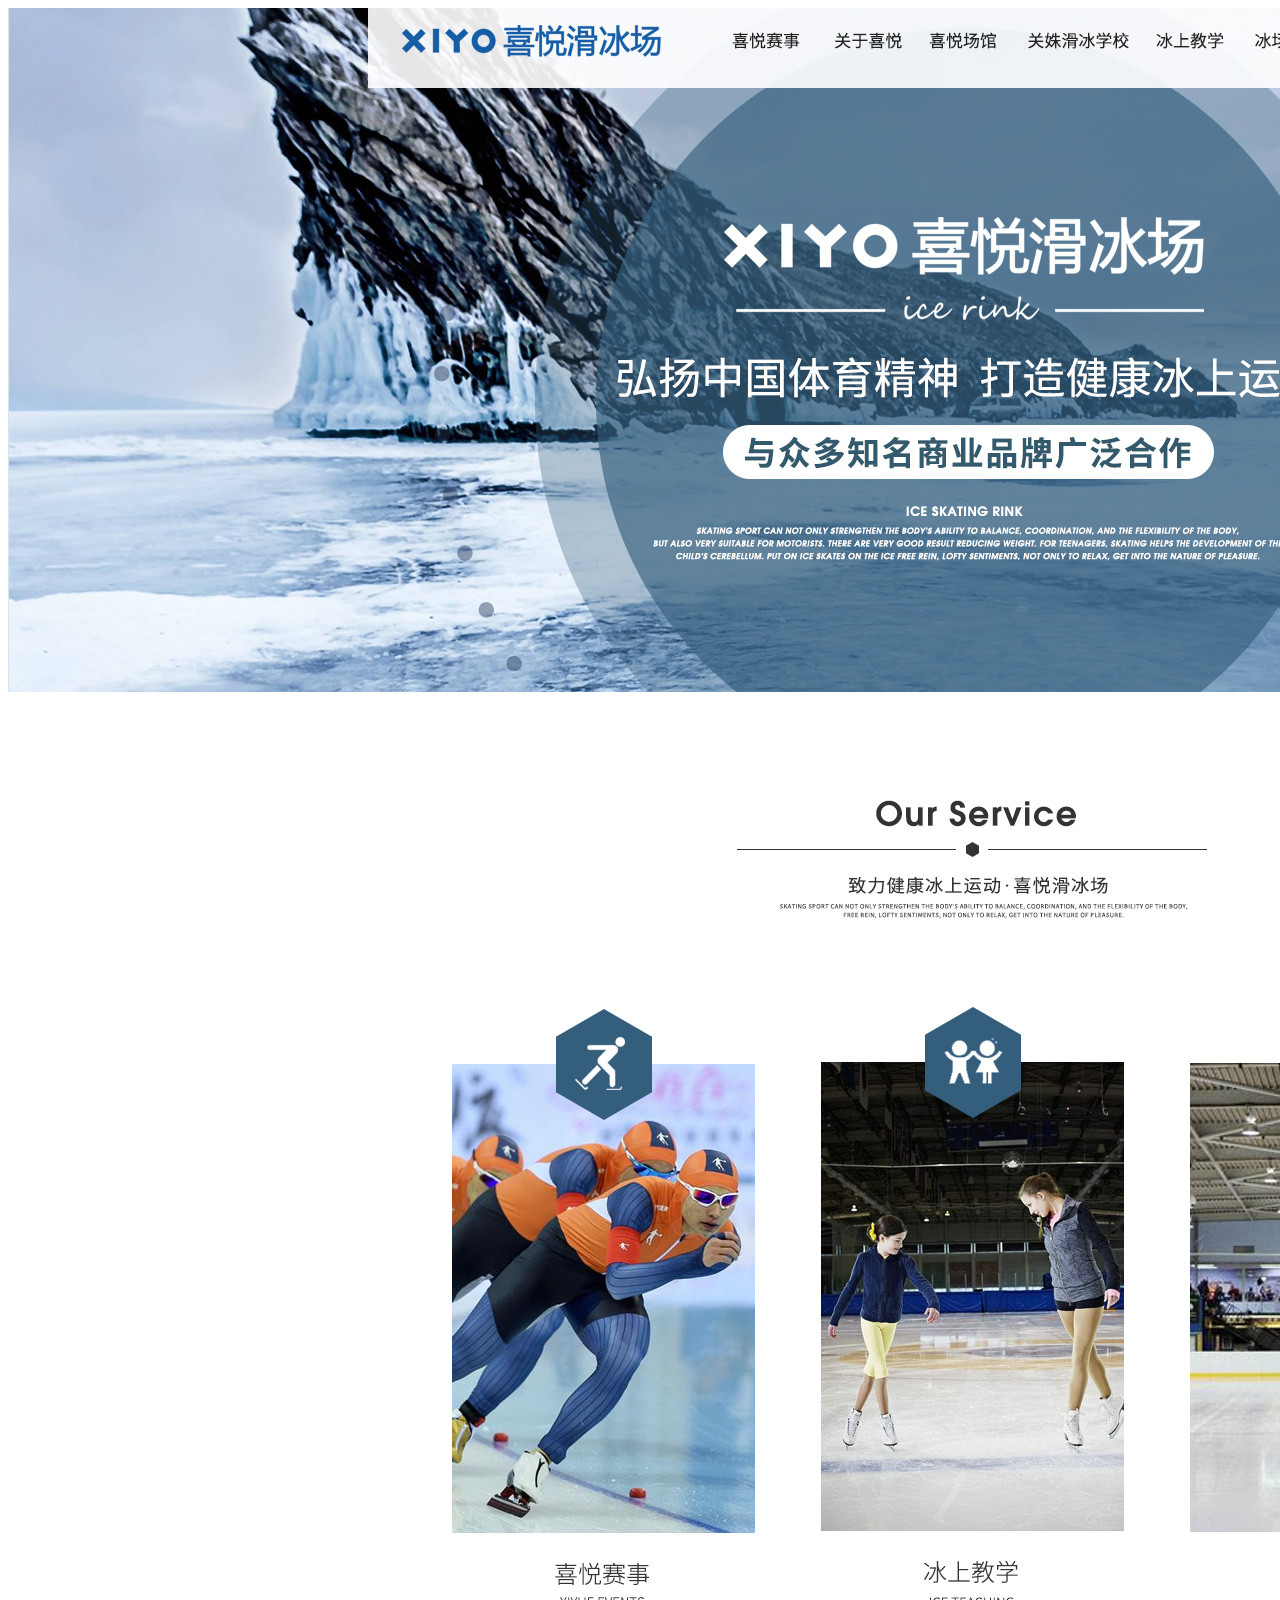
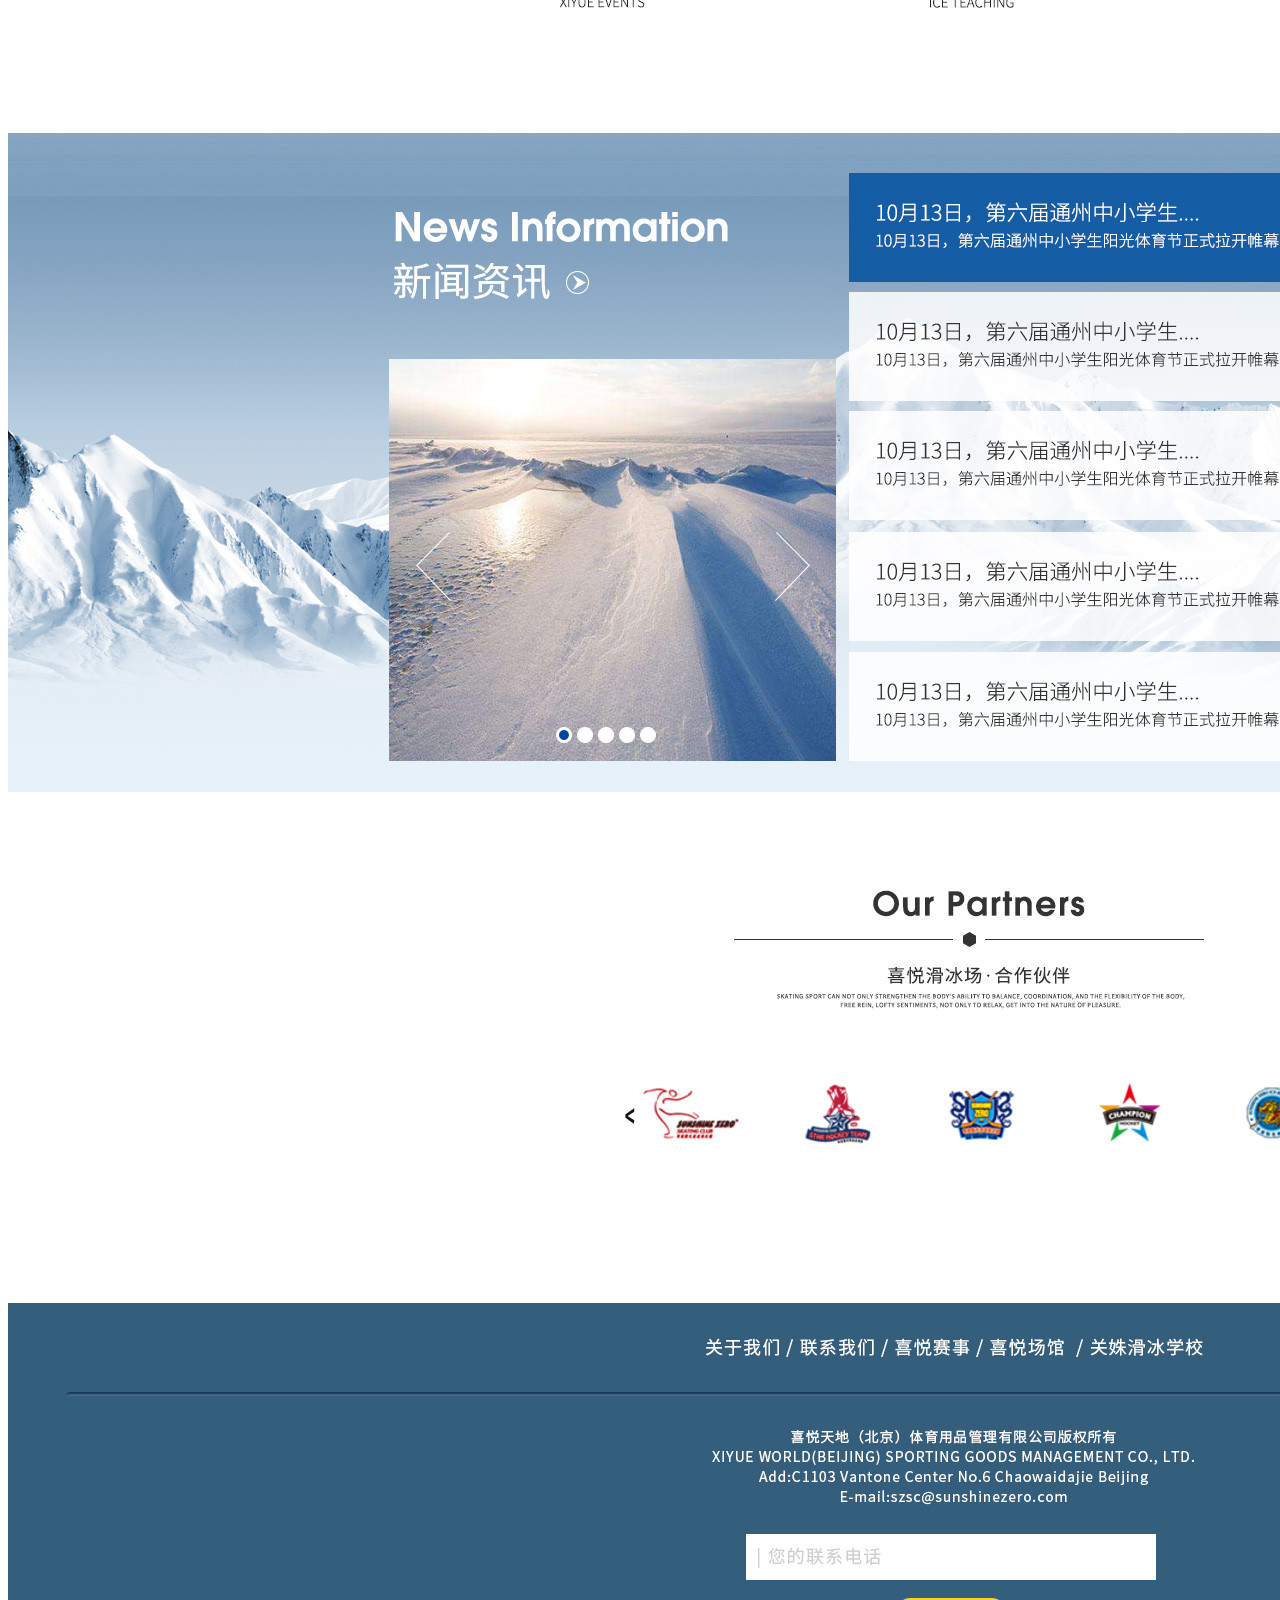
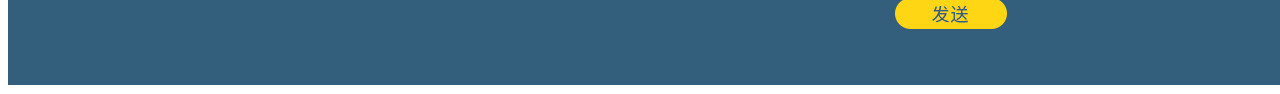
<file: extend/web3/3.html>
<!DOCTYPE html PUBLIC "-//W3C//DTD XHTML 1.0 Transitional//EN" "http://www.w3.org/TR/xhtml1/DTD/xhtml1-transitional.dtd">
<html xmlns="http://www.w3.org/1999/xhtml">
<head>
<title>臭p匠</title>
<meta http-equiv="Content-Type" content="text/html; charset=utf-8" />
  <link rel="icon" type="image/x-icon" href="favicon.ico">
</head>
<body bgcolor="#FFFFFF">
<!-- Save for Web Slices (FsvXsLEhxiEFhVxP_qoGD7d0W586.jpg) -->
<table style="margin: 0 auto" id="__01" width="1920" border="0" cellpadding="0" cellspacing="0">
	<tr>
		<td>
			<img id="id3_01" src="images/3_01.png" width="356" height="87" alt="" /></td>
		<td colspan="13">
			<img id="id3_02" src="images/3_02.png" width="1208" height="87" alt="" /></td>
		<td colspan="2">
			<img id="id3_03" src="images/3_03.png" width="356" height="87" alt="" /></td>
	</tr>
	<tr>
		<td colspan="16">
			<img id="id3_04" src="images/3_04.png" width="1920" height="597" alt="" /></td>
	</tr>
	<tr>
		<td colspan="16">
			<img id="id3_05" src="images/3_05.png" width="1920" height="69" alt="" /></td>
	</tr>
	<tr>
		<td colspan="4" rowspan="2">
			<img id="id3_06" src="images/3_06.png" width="638" height="253" alt="" /></td>
		<td colspan="7">
			<img id="id3_07" src="images/3_07.png" width="610" height="206" alt="" /></td>
		<td colspan="5" rowspan="2">
			<img id="id3_08" src="images/3_08.png" width="672" height="253" alt="" /></td>
	</tr>
	<tr>
		<td colspan="7">
			<img id="id3_09" src="images/3_09.png" width="610" height="47" alt="" /></td>
	</tr>
	<tr>
		<td colspan="2" rowspan="2">
			<img id="id3_10" src="images/3_10.png" width="441" height="720" alt="" /></td>
		<td colspan="4">
			<img id="id3_11" src="images/3_11.png" width="309" height="521" alt="" /></td>
		<td rowspan="2">
			<img id="id3_12" src="images/3_12.png" width="46" height="720" alt="" /></td>
		<td>
			<img id="id3_13" src="images/3_13.png" width="335" height="521" alt="" /></td>
		<td rowspan="2">
			<img id="id3_14" src="images/3_14.png" width="42" height="720" alt="" /></td>
		<td colspan="4">
			<img id="id3_15" src="images/3_15.png" width="322" height="521" alt="" /></td>
		<td colspan="3" rowspan="2">
			<img id="id3_16" src="images/3_16.png" width="425" height="720" alt="" /></td>
	</tr>
	<tr>
		<td colspan="4">
			<img id="id3_17" src="images/3_17.png" width="309" height="199" alt="" /></td>
		<td>
			<img id="id3_18" src="images/3_18.png" width="335" height="199" alt="" /></td>
		<td colspan="4">
			<img id="id3_19" src="images/3_19.png" width="322" height="199" alt="" /></td>
	</tr>
	<tr>
		<td rowspan="8">
			<img id="id3_20" src="images/3_20.png" width="356" height="1551" alt="" /></td>
		<td colspan="14">
			<img id="id3_21" src="images/3_21.png" width="1243" height="657" alt="" /></td>
		<td rowspan="8">
			<img id="id3_22" src="images/3_22.png" width="321" height="1551" alt="" /></td>
	</tr>
	<tr>
		<td colspan="14">
			<img id="id3_23" src="images/3_23.png" width="1243" height="53" alt="" /></td>
	</tr>
	<tr>
		<td colspan="4" rowspan="2">
			<img id="id3_24" src="images/3_24.png" width="306" height="215" alt="" /></td>
		<td colspan="6">
			<img id="id3_25" src="images/3_25.png" width="586" height="191" alt="" /></td>
		<td colspan="4" rowspan="2">
			<img id="id3_26" src="images/3_26.png" width="351" height="215" alt="" /></td>
	</tr>
	<tr>
		<td colspan="6">
			<img id="id3_27" src="images/3_27.png" width="586" height="24" alt="" /></td>
	</tr>
	<tr>
		<td colspan="2" rowspan="2">
			<img id="id3_28" src="images/3_28.png" width="234" height="242" alt="" /></td>
		<td colspan="9">
			<img id="id3_29" src="images/3_29.png" width="751" height="109" alt="" /></td>
		<td colspan="3" rowspan="2">
			<img id="id3_30" src="images/3_30.png" width="258" height="242" alt="" /></td>
	</tr>
	<tr>
		<td colspan="9">
			<img id="id3_31" src="images/3_31.png" width="751" height="133" alt="" /></td>
	</tr>
	<tr>
		<td colspan="14">
			<img id="id3_32" src="images/3_32.png" width="1243" height="94" alt="" /></td>
	</tr>
	<tr>
		<td colspan="4">
			<img id="id3_33" src="images/3_33.png" width="306" height="290" alt="" /></td>
		<td colspan="5">
			<img id="id3_34" src="images/3_34.png" width="560" height="290" alt="" /></td>
		<td colspan="5">
			<img id="id3_35" src="images/3_35.png" width="377" height="290" alt="" /></td>
	</tr>
	<tr>
		<td>
			<img src="images/&#x5206;&#x9694;&#x7b26;.gif" width="356" height="1" alt="" /></td>
		<td>
			<img src="images/&#x5206;&#x9694;&#x7b26;.gif" width="85" height="1" alt="" /></td>
		<td>
			<img src="images/&#x5206;&#x9694;&#x7b26;.gif" width="149" height="1" alt="" /></td>
		<td>
			<img src="images/&#x5206;&#x9694;&#x7b26;.gif" width="48" height="1" alt="" /></td>
		<td>
			<img src="images/&#x5206;&#x9694;&#x7b26;.gif" width="24" height="1" alt="" /></td>
		<td>
			<img src="images/&#x5206;&#x9694;&#x7b26;.gif" width="88" height="1" alt="" /></td>
		<td>
			<img src="images/&#x5206;&#x9694;&#x7b26;.gif" width="46" height="1" alt="" /></td>
		<td>
			<img src="images/&#x5206;&#x9694;&#x7b26;.gif" width="335" height="1" alt="" /></td>
		<td>
			<img src="images/&#x5206;&#x9694;&#x7b26;.gif" width="42" height="1" alt="" /></td>
		<td>
			<img src="images/&#x5206;&#x9694;&#x7b26;.gif" width="49" height="1" alt="" /></td>
		<td>
			<img src="images/&#x5206;&#x9694;&#x7b26;.gif" width="26" height="1" alt="" /></td>
		<td>
			<img src="images/&#x5206;&#x9694;&#x7b26;.gif" width="93" height="1" alt="" /></td>
		<td>
			<img src="images/&#x5206;&#x9694;&#x7b26;.gif" width="154" height="1" alt="" /></td>
		<td>
			<img src="images/&#x5206;&#x9694;&#x7b26;.gif" width="69" height="1" alt="" /></td>
		<td>
			<img src="images/&#x5206;&#x9694;&#x7b26;.gif" width="35" height="1" alt="" /></td>
		<td>
			<img src="images/&#x5206;&#x9694;&#x7b26;.gif" width="321" height="1" alt="" /></td>
	</tr>
</table>
<!-- End Save for Web Slices -->
</body>
</html>
</file>
<file: extend/cpj/css/common.css>
* {
    margin: 0;
    padding: 0;
    line-height: 1;
    font: 14px/1.5 "Microsoft Yahei", Tahoma, "Lucida Grande", Verdana, STXihei, hei;
}

html, body {
    width: 100%;
    height: 100%;
	background-color:#fff;
   /* overflow: hidden;*/
    -webkit-user-select: none;
    -webkit-text-size-adjust: 100%;
    -webkit-tap-highlight-color: transparent;
    outline: 0
}

.wrap {
	width: 100%;
	height: 100%;
	overflow: hidden;
}
.wrap2 {
	width: 100%;
	height: 1000%;
	transition: 0.3s linear
}
.page {
	width: 100%;
	height: 10%
}

ul, ol, li {
    list-style: none;
}

a {
    -webkit-touch-callout: none;
    text-decoration: none
}

:focus {
    outline: 0;
    -webkit-tap-highlight-color: transparent
}

::-webkit-scrollbar {
    width: 6px;
    height: 0px;
    background: none;
}

::-webkit-scrollbar-track {
    width: 8px;
    background: #fff;
}

::-webkit-scrollbar-track-piece {
    width: 8px;
    background: #fff;
}

::-webkit-scrollbar-thumb {
    background: #cdd2d6;
    border-radius: 3px;
}

::-webkit-scrollbar-thumb:hover {
    background: #bdc3c9;
}

.clear:after {
    display: block;
    clear: both;
    content: "";
    visibility: hidden;
    height: 0;
}

.displayNONE {
    display: none;
}

/***** 首页 *****/

.foot { 
	background-color:#353e50;
	width:100%; 
	height:1.0rem; 
	line-height:1.0rem; 
	color:#FFF;
	font-size:.3rem; 
	position:absolute;
	bottom:0;
	text-align:center;
	z-index:3
	}
.foot img{
	width:.3rem; 
	height:.31rem; 
	margin-right:0.1rem; 
	}
.foot a{
	color:#FFF;
	}
.seveice{
	background-color: #ffffff;
}
.service_title{
	height:1rem;
	line-height:1rem;
	text-align:center;
	background-color: #f0f1f5;
	}
.service_title img{
	margin-top: 0.2rem;
	width:4.2rem;
	}
.service_part{
	overflow:hidden;
	padding-top:.4rem;
	padding-bottom:.2rem;
	border-bottom: 1px #dcdcdc dashed;
}
.service_con{
	float: left;
	width: 50%;
	background-color:#FFF;

	}	
.service_icon{
	text-align:center;
	}
.service_icon img{
	width:1.3rem;
	}	
.service_word{
	color:#353535;
	font-size:.32rem;
	text-align:center;
	line-height:.7rem;
	font-weight:bold
	}
.service_word span{
	color:#1b96ff;
	font-weight:bold;
	}		
.service_info{
	padding-left:.3rem;
	padding-right:.3rem;
	font-size:.26rem;
	line-height:.34rem;
	}
.service_info span{
	color:#1b96ff;
	font-weight:bold;
	}
.onestep_con{
	background-color:#FFF;
	padding-left:.3rem;
	padding-right:.3rem;
	overflow: hidden;
	width:calc(100% -.6rem);
    padding-top: .4rem;
	padding-bottom:-.1 rem
	}
.step_box{
	width:50%;
	float:left;
	text-align:center;
	margin:0 auto;
	margin-bottom:.6rem;
	}
.step_pic{
	position:relative;
	}	
.step_pic img{
	width:2.8rem;
	height:2.8rem;
	}
.step_pic span{
	font-size:.3rem;
	display:block;
	position:absolute;
	color:#FFF;
	left:.8rem;
	bottom:.38rem;
	}			
.step_circle{
	width:.14rem;
	height:.14rem;
	display:block; 
	border-radius:50%;
	background-color:#1b96ff;
	margin:0 auto;
	margin-bottom:.05rem;
	text-align:center;
	}	
.about_con{
	background-color:#FFF;
	padding-top:.36rem;
	padding-bottom:.58rem;
	}
.about_pic,.contact_pic{
	text-align:center
	}
.about_pic img{
	width:6.82rem;
	}	
.contact_pic img{
	width: 90%;
	padding-top: .3rem;
}
.about_info{
	padding-top:.3rem;
	padding-left:.3rem;
	padding-right:.3rem;
	font-size:1.2rem;
	line-height:1.6rem;
	color:#282828;
	}

.contact_tel{
	font-size:.3rem;
	line-height:.5rem;
	padding-top: .2rem;
	padding-bottom:.3rem;
	text-align: center;
	}
.contact_tel img{
	width:.34rem; 
	height:.34rem; 
	margin-right:0.1rem; 
	}
.erweima{
	padding-top:.4rem;
	padding-bottom:2rem;
	border-top: 1px #dcdcdc dashed;
	}	
.erweima ul li{
	float:left;
	font-size: .28rem;
	color: #646464;
	width:50%;
	text-align:center
	}	
.erweima ul li img{
	width:2.5rem;
	}

.first{
	/*background:url(../images/bg.jpg) no-repeat fixed;
    background-attachment: fixed;
    position: relative;
    z-index: 90;
    background-size: 100% 100%;
    height: 100%;*/
	width:100%;
	height:100%;
	background: url(../images/bg.png) no-repeat center center;
	 position: relative;
	 background-size:cover;
	  
	}
.tip {
    position: absolute;
    bottom: 10px;
    left: 50%;
    margin-left: -10px;
    -webkit-animation: tipMove 1.5s ease-in-out 0s infinite both;
    animation: tipMove 1.5s ease-in-out 0s infinite both;
	z-index: 99;
}
.tip img{
	width:.59rem;
	height:.5rem;
	}
@-webkit-keyframes tipMove {
    0%, 100% {
        opacity: 1;
        bottom: 10px;
    }
    50% {
        opacity: 0;
        bottom: 20px;
    }
}

@keyframes tipMove {
    0%, 100% {
        opacity: 1;
        bottom: 10px;
    }
    50% {
        opacity: 0;
        bottom: 20px;
    }
}
		
.logo {
	position:absolute;
	top:0;
	left:35%;
    text-align: center;
    -webkit-animation: aa 1s forwards,shake 1s linear 1s 1 both;
    animation: aa 1s forwards,shake 1s linear 1s 1 both;
}
.logo img{
	width:2.16rem;
	height:5.3rem;
	}
@-webkit-keyframes shake {
    from, to {
        -webkit-transform: translate3d(0, 0, 0);
        transform: translate3d(0, 0, 0);
    }

    10%, 30%, 50%, 70%, 90% {
        -webkit-transform: translate3d(-10px, 0, 0);
        transform: translate3d(-10px, 0, 0);
    }

    20%, 40%, 60%, 80% {
        -webkit-transform: translate3d(10px, 0, 0);
        transform: translate3d(10px, 0, 0);
    }
}

@keyframes shake {
    from, to {
        -webkit-transform: translate3d(0, 0, 0);
        transform: translate3d(0, 0, 0);
    }

    10%, 30%, 50%, 70%, 90% {
        -webkit-transform: translate3d(-10px, 0, 0);
        transform: translate3d(-10px, 0, 0);
    }

    20%, 40%, 60%, 80% {
        -webkit-transform: translate3d(10px, 0, 0);
        transform: translate3d(10px, 0, 0);
    }
}		
@keyframes aa {
    0%{
		opacity:0;
  		filter:alpha(opacity=0);
		top:-5.3rem;

    }

	100%{
		opacity:1;
		filter:alpha(opacity=100);
		top:0;

    }
}
</file>
